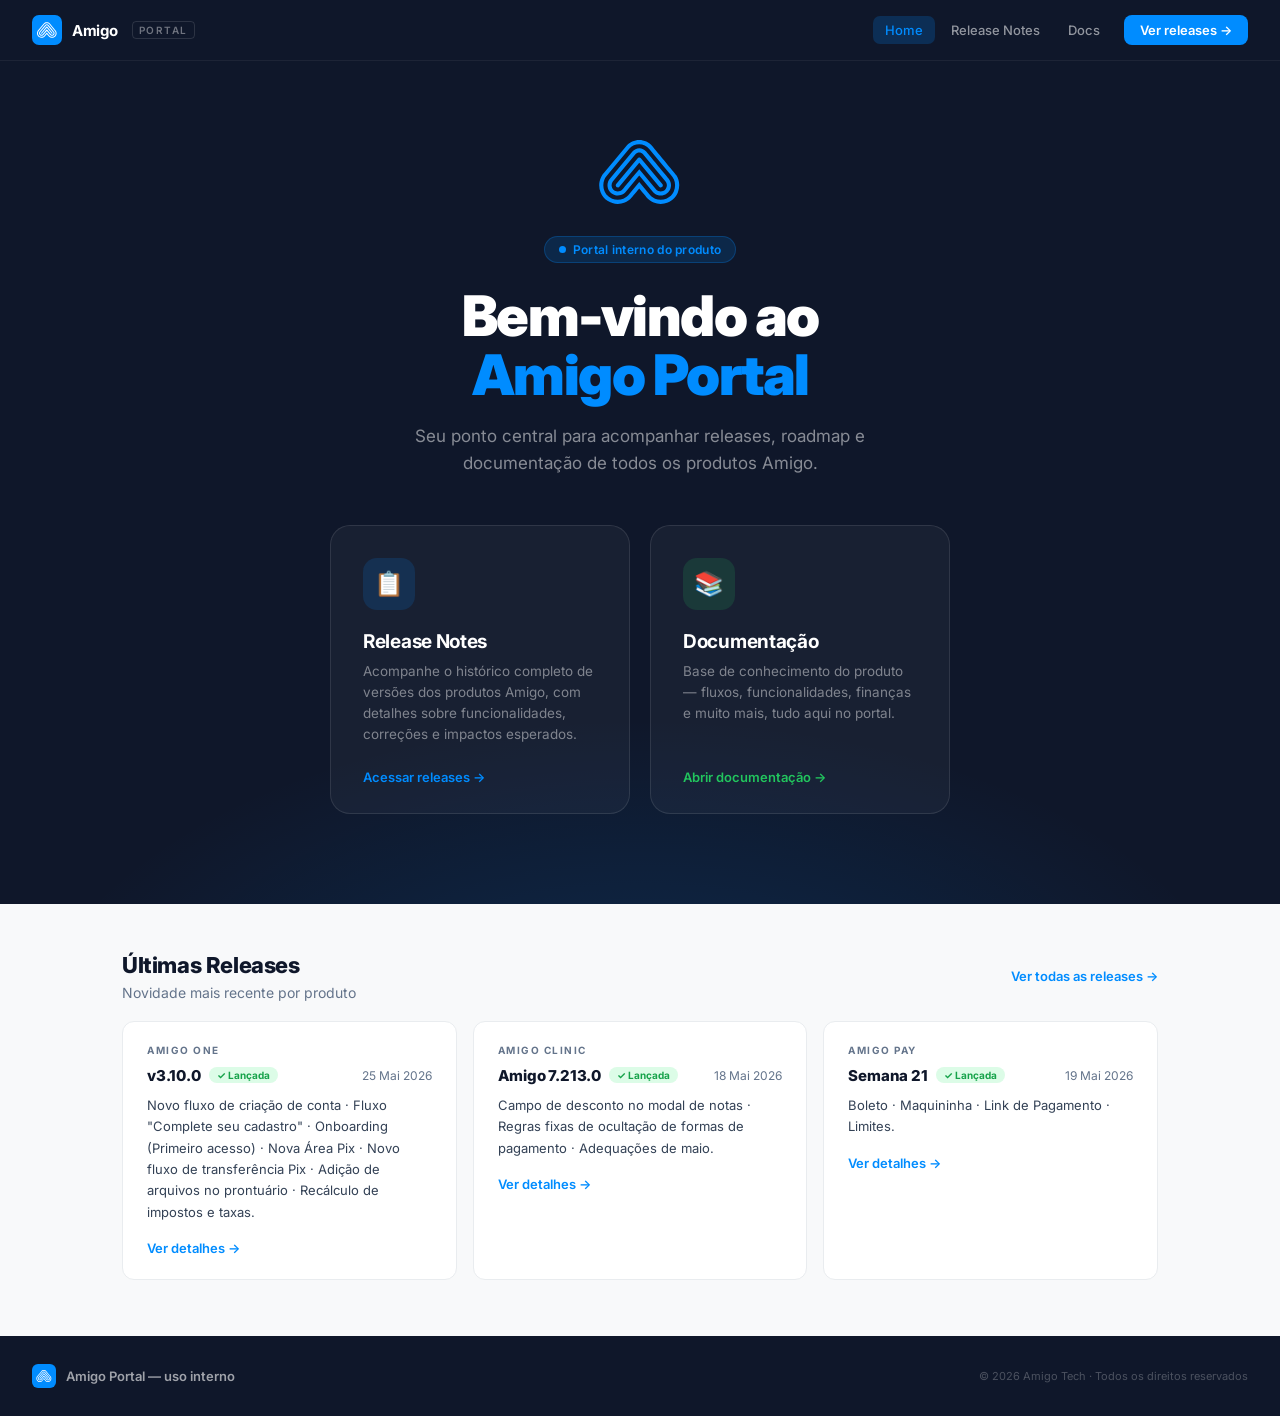
<file: index.html>
<!DOCTYPE html>
<html lang="pt-BR">
<head>
<meta charset="UTF-8">
<meta name="viewport" content="width=device-width, initial-scale=1.0">
<title>Amigo – Portal de Releases</title>
<link href="https://fonts.googleapis.com/css2?family=Inter:wght@400;500;600;700;800;900&display=swap" rel="stylesheet">
<style>
  :root {
    --brand:       #008CFF;
    --brand-dark:  #0070CC;
    --brand-50:    #E6F4FF;
    --brand-100:   #CCE9FF;
    --bg:          #F8F9FA;
    --surface:     #FFFFFF;
    --sidebar-bg:  #0F172A;
    --sidebar-2:   #1E293B;
    --border:      #E9ECEF;
    --text:        #0F172A;
    --text-2:      #334155;
    --text-3:      #64748B;
    --success:     #22C55E;
    --radius:      12px;
    --radius-sm:   8px;
    --radius-lg:   20px;
  }
  * { box-sizing: border-box; margin: 0; padding: 0; }
  html { scroll-behavior: smooth; }
  body {
    font-family: 'Inter', -apple-system, sans-serif;
    -webkit-font-smoothing: antialiased;
    background: var(--bg);
    color: var(--text);
    min-height: 100vh;
  }

  /* ── NAV ── */
  .nav {
    position: sticky; top: 0; z-index: 100;
    background: var(--sidebar-bg);
    display: flex; align-items: center; justify-content: space-between;
    padding: 0 32px;
    height: 60px;
    box-shadow: 0 1px 0 rgba(255,255,255,.06);
  }
  .nav-logo {
    display: flex; align-items: center; gap: 10px;
    text-decoration: none;
  }
  .logo-icon {
    width: 30px; height: 30px;
    background: var(--brand);
    border-radius: 7px;
    display: flex; align-items: center; justify-content: center;
    font-size: 15px; flex-shrink: 0;
  }
  .logo-name { font-size: 15px; font-weight: 700; color: #fff; letter-spacing: -.3px; }
  .logo-badge {
    font-size: 10px; font-weight: 600;
    color: rgba(255,255,255,.4);
    letter-spacing: 1.5px; text-transform: uppercase;
    border: 1px solid rgba(255,255,255,.12);
    border-radius: 4px; padding: 2px 6px;
    margin-left: 4px;
  }
  .nav-links {
    display: flex; gap: 4px; align-items: center;
  }
  .nav-link {
    color: rgba(255,255,255,.55);
    font-size: 13px; font-weight: 500;
    text-decoration: none;
    padding: 6px 12px;
    border-radius: 7px;
    transition: background .15s, color .15s;
  }
  .nav-link:hover { background: rgba(255,255,255,.08); color: #fff; }
  .nav-link.active { background: rgba(0,140,255,.2); color: var(--brand); }
  .nav-cta {
    background: var(--brand);
    color: #fff; font-size: 13px; font-weight: 600;
    text-decoration: none;
    padding: 7px 16px;
    border-radius: 8px;
    transition: background .15s;
    margin-left: 8px;
  }
  .nav-cta:hover { background: var(--brand-dark); }

  /* ── HERO ── */
  .hero {
    background: var(--sidebar-bg);
    padding: 80px 32px 90px;
    text-align: center;
    position: relative;
    overflow: hidden;
  }
  .hero::before {
    content: '';
    position: absolute; inset: 0;
    background: radial-gradient(ellipse 70% 60% at 50% 120%, rgba(0,140,255,.18) 0%, transparent 70%);
    pointer-events: none;
  }
  .hero-eyebrow {
    display: inline-flex; align-items: center; gap: 7px;
    background: rgba(0,140,255,.15);
    border: 1px solid rgba(0,140,255,.25);
    border-radius: 100px;
    padding: 5px 14px;
    font-size: 12px; font-weight: 600;
    color: var(--brand);
    margin-bottom: 24px;
    letter-spacing: .3px;
  }
  .hero-dot {
    width: 7px; height: 7px; border-radius: 50%;
    background: var(--brand);
    animation: blink 2s ease-in-out infinite;
  }
  @keyframes blink { 0%,100% { opacity: 1; } 50% { opacity: .35; } }
  .hero h1 {
    font-size: clamp(32px,5vw,56px);
    font-weight: 900;
    color: #fff;
    letter-spacing: -1.5px;
    line-height: 1.05;
    margin-bottom: 18px;
  }
  .hero h1 span { color: var(--brand); }
  .hero-sub {
    font-size: 17px; font-weight: 400;
    color: rgba(255,255,255,.5);
    max-width: 520px;
    margin: 0 auto 48px;
    line-height: 1.6;
  }

  /* ── ENTRY CARDS ── */
  .entry-cards {
    display: flex; gap: 20px;
    justify-content: center;
    flex-wrap: wrap;
    position: relative; z-index: 1;
  }
  .entry-card {
    background: rgba(255,255,255,.04);
    border: 1px solid rgba(255,255,255,.10);
    border-radius: var(--radius-lg);
    padding: 32px 32px 28px;
    width: 300px;
    text-align: left;
    text-decoration: none;
    color: inherit;
    cursor: pointer;
    transition: background .2s, border-color .2s, transform .2s, box-shadow .2s;
    display: flex; flex-direction: column;
    position: relative; overflow: hidden;
  }
  .entry-card::before {
    content: '';
    position: absolute; top: 0; left: 0; right: 0;
    height: 2px;
    background: var(--card-accent, var(--brand));
    opacity: 0;
    transition: opacity .2s;
  }
  .entry-card:hover {
    background: rgba(255,255,255,.08);
    border-color: rgba(255,255,255,.18);
    transform: translateY(-4px);
    box-shadow: 0 20px 50px -10px rgba(0,0,0,.4);
  }
  .entry-card:hover::before { opacity: 1; }
  .entry-icon {
    width: 52px; height: 52px;
    border-radius: 14px;
    display: flex; align-items: center; justify-content: center;
    font-size: 24px;
    margin-bottom: 20px;
    flex-shrink: 0;
  }
  .entry-card h2 {
    font-size: 19px; font-weight: 700;
    color: #fff; margin-bottom: 8px;
    letter-spacing: -.3px;
  }
  .entry-card p {
    font-size: 13.5px; color: rgba(255,255,255,.45);
    line-height: 1.55; flex: 1;
  }
  .entry-cta {
    display: inline-flex; align-items: center; gap: 6px;
    margin-top: 24px;
    font-size: 13px; font-weight: 600;
    color: var(--card-accent, var(--brand));
    transition: gap .15s;
  }
  .entry-card:hover .entry-cta { gap: 10px; }

  /* ── SECTION WRAPPER ── */
  .section { padding: 64px 32px; max-width: 1100px; margin: 0 auto; }
  .section-header { margin-bottom: 32px; }
  .section-title {
    font-size: 22px; font-weight: 800;
    color: var(--text); letter-spacing: -.4px;
    margin-bottom: 6px;
  }
  .section-desc { font-size: 14px; color: var(--text-3); }

  /* ── QUICK ACCESS ── */
  .quick-grid {
    display: grid;
    grid-template-columns: repeat(auto-fill, minmax(220px, 1fr));
    gap: 14px;
  }
  .quick-card {
    background: var(--surface);
    border: 1px solid var(--border);
    border-radius: var(--radius);
    padding: 18px 18px 16px;
    text-decoration: none;
    color: inherit;
    transition: border-color .15s, box-shadow .15s, transform .15s;
    display: flex; flex-direction: column;
    position: relative; overflow: hidden;
  }
  .quick-card::after {
    content: '';
    position: absolute;
    left: 0; top: 0; bottom: 0;
    width: 3px;
    background: var(--qc-color, var(--brand));
    border-radius: 3px 0 0 3px;
    opacity: 0;
    transition: opacity .15s;
  }
  .quick-card:hover {
    border-color: var(--qc-color, var(--brand));
    box-shadow: 0 4px 20px rgba(0,0,0,.06);
    transform: translateY(-2px);
  }
  .quick-card:hover::after { opacity: 1; }
  .qc-icon {
    font-size: 22px;
    margin-bottom: 10px;
    display: block;
  }
  .qc-name {
    font-size: 13.5px; font-weight: 700;
    color: var(--text); margin-bottom: 4px;
  }
  .qc-desc {
    font-size: 11.5px; color: var(--text-3);
    line-height: 1.5;
  }
  .qc-arrow {
    margin-top: auto; padding-top: 12px;
    font-size: 11px; font-weight: 600;
    color: var(--qc-color, var(--brand));
    display: flex; align-items: center; gap: 4px;
    opacity: 0;
    transform: translateX(-4px);
    transition: opacity .15s, transform .15s;
  }
  .quick-card:hover .qc-arrow { opacity: 1; transform: translateX(0); }

  /* ── RELEASE PREVIEW ── */
  .releases-strip {
    display: flex; gap: 12px; flex-wrap: wrap;
  }
  .release-chip {
    display: flex; align-items: center; gap: 8px;
    background: var(--surface);
    border: 1px solid var(--border);
    border-radius: 100px;
    padding: 7px 14px 7px 10px;
    text-decoration: none;
    color: inherit;
    font-size: 13px; font-weight: 500;
    transition: border-color .15s, box-shadow .15s;
  }
  .release-chip:hover {
    border-color: var(--brand);
    box-shadow: 0 2px 12px rgba(0,140,255,.12);
  }
  .chip-dot {
    width: 8px; height: 8px; border-radius: 50%;
    flex-shrink: 0;
  }
  .chip-dot.released { background: var(--success); }
  .chip-dot.upcoming { background: var(--brand); opacity: .5; }

  /* ── DIVIDER ── */
  .divider {
    height: 1px; background: var(--border);
    margin: 0 32px;
  }

  /* ── FOOTER ── */
  footer {
    background: var(--sidebar-bg);
    padding: 28px 32px;
    display: flex; align-items: center; justify-content: space-between;
    flex-wrap: wrap; gap: 12px;
  }
  .footer-left { display: flex; align-items: center; gap: 10px; }
  .footer-logo { width: 24px; height: 24px; background: var(--brand); border-radius: 6px; display: flex; align-items: center; justify-content: center; font-size: 12px; }
  .footer-name { font-size: 13px; font-weight: 600; color: rgba(255,255,255,.6); }
  .footer-right { font-size: 11px; color: rgba(255,255,255,.25); }

  /* ── ANIMATIONS ── */
  @keyframes fadeUp {
    from { opacity: 0; transform: translateY(20px); }
    to   { opacity: 1; transform: translateY(0); }
  }
  .anim { animation: fadeUp .55s ease both; }
  .anim-d1 { animation-delay: .05s; }
  .anim-d2 { animation-delay: .12s; }
  .anim-d3 { animation-delay: .20s; }
  .anim-d4 { animation-delay: .28s; }
</style>
</head>
<body>

<!-- NAV -->
<nav class="nav">
  <a class="nav-logo" href="index.html">
    <div class="logo-icon">
      <svg width="20" height="16" viewBox="0 0 51 40" fill="none" xmlns="http://www.w3.org/2000/svg">
        <path d="M26.0222 11.3661C25.9017 11.2228 25.7514 11.1076 25.5816 11.0286C25.4119 10.9496 25.227 10.9086 25.0398 10.9086C24.8526 10.9086 24.6676 10.9496 24.4979 11.0286C24.3282 11.1076 24.1778 11.2228 24.0574 11.3661L10.6332 27.5009C10.4135 27.7651 10.3068 28.1052 10.3363 28.4476C10.3659 28.7899 10.5292 29.1068 10.791 29.3295C10.9196 29.4386 11.0686 29.5211 11.2294 29.5722C11.3901 29.6234 11.5594 29.6421 11.7274 29.6275C11.8954 29.6128 12.0589 29.565 12.2084 29.4867C12.3578 29.4085 12.4902 29.3015 12.598 29.1717L25.0398 14.2202L37.4815 29.1717C37.6015 29.3157 37.7518 29.4314 37.9216 29.5107C38.0914 29.59 38.2765 29.631 38.4639 29.6307C38.7148 29.6347 38.9615 29.5654 39.1736 29.4314C39.3858 29.2974 39.5543 29.1045 39.6586 28.8763C39.7628 28.648 39.7982 28.3943 39.7606 28.1462C39.7229 27.8981 39.6137 27.6664 39.4463 27.4794L26.0222 11.3661ZM29.3639 7.21408C28.839 6.58149 28.1816 6.07185 27.4382 5.72118C26.6947 5.37052 25.8833 5.18737 25.0613 5.18467C24.2385 5.18726 23.4265 5.3711 22.6829 5.72309C21.9392 6.07508 21.2822 6.58658 20.7587 7.22124L6.88275 23.8652C5.77833 25.0738 5.16684 26.6525 5.16887 28.2897C5.17285 29.6406 5.60063 30.9562 6.39193 32.0511C7.18323 33.146 8.29816 33.965 9.57959 34.3927C10.861 34.8203 12.2444 34.8351 13.5346 34.4349C14.8249 34.0348 15.9571 33.2398 16.7716 32.162L25.0254 22.2517L33.2004 32.0688C33.9989 33.1762 35.1281 34.0018 36.4254 34.427C37.7228 34.8521 39.1216 34.8549 40.4207 34.4349C41.7197 34.0149 42.8522 33.1938 43.6551 32.0896C44.458 30.9854 44.8901 29.655 44.8892 28.2897C44.8928 26.8716 44.4319 25.4913 43.5769 24.36C43.5338 24.2668 29.3639 7.21408 29.3639 7.21408ZM41.1889 31.0577C40.8309 31.4192 40.4048 31.706 39.9352 31.9018C39.4656 32.0976 38.9619 32.1985 38.4532 32.1985C37.9444 32.1985 37.4407 32.0976 36.9712 31.9018C36.5016 31.706 36.0755 31.4192 35.7174 31.0577L25.0398 18.2072C25.0398 18.2072 14.4123 30.9932 14.3478 31.0577C13.9903 31.4189 13.5649 31.7057 13.0959 31.9014C12.6269 32.0971 12.1238 32.1978 11.6156 32.1978C11.1074 32.1978 10.6043 32.0971 10.1354 31.9014C9.66639 31.7057 9.24088 31.4189 8.88345 31.0577C8.22862 30.3923 7.83108 29.5162 7.76149 28.5852C7.6919 27.6543 7.95479 26.7288 8.50341 25.9735V25.9304L22.659 8.8921C22.9479 8.5331 23.3161 8.24591 23.7347 8.05308C24.1361 7.87304 24.5712 7.78017 25.0111 7.78058C25.4618 7.77736 25.9075 7.87484 26.3156 8.0659C26.7238 8.25696 27.0842 8.53678 27.3704 8.88492L41.2248 25.6006C41.923 26.3414 42.3064 27.3243 42.2943 28.3422C42.2823 29.3601 41.8757 30.3336 41.1602 31.0577H41.1889ZM48.1233 21.886C48.0803 21.7784 33.2506 3.87238 33.2506 3.87238C32.2258 2.63192 30.9339 1.63909 29.4715 0.968107C28.075 0.33332 26.5594 0.00329513 25.0254 1.43252e-05C24.2635 -0.00124499 23.5037 0.0805281 22.7594 0.243848C22.0199 0.409348 21.299 0.649618 20.6081 0.96095C19.1464 1.63633 17.8549 2.63127 16.829 3.87238L3.29724 20.1147C1.70476 21.7619 0.629465 23.8394 0.204037 26.0907C-0.221391 28.3419 0.0216566 30.6685 0.903238 32.7833C1.78482 34.898 3.26632 36.7083 5.16488 37.9907C7.06345 39.2732 9.29599 39.9717 11.5869 40C13.1053 40.0035 14.6095 39.7076 16.0135 39.1293C17.4175 38.551 18.6936 37.7015 19.7691 36.6296C19.9196 36.5005 25.0111 30.3191 25.0111 30.3191C25.0111 30.3191 30.2173 36.5794 30.2962 36.6368C31.3645 37.7058 32.6334 38.5532 34.0302 39.1304C35.4269 39.7075 36.924 40.003 38.4353 40C39.9646 39.9915 41.4773 39.6819 42.887 39.0888C44.2967 38.4958 45.5758 37.6308 46.6512 36.5434C47.7266 35.456 48.5773 34.1674 49.1547 32.7513C49.7321 31.3351 50.025 29.8191 50.0165 28.2897C50.0519 26.0133 49.3942 23.7798 48.1305 21.886H48.1233ZM46.7393 31.8393C46.5164 32.3808 46.2376 32.8976 45.9074 33.3811C45.2663 34.3569 44.4375 35.1954 43.4693 35.848C42.9899 36.1786 42.4781 36.4597 41.9419 36.687C40.8321 37.1602 39.6381 37.4041 38.4317 37.4041C37.2252 37.4041 36.0312 37.1602 34.9214 36.687C34.3852 36.4597 33.8734 36.1786 33.394 35.848C32.9123 35.5214 32.4632 35.1492 32.053 34.7365L30.3392 32.6855L25.0183 26.2746L18.0265 34.6719L17.9692 34.7365C17.5615 35.1491 17.1147 35.5214 16.6353 35.848C16.1544 36.1803 15.6401 36.4615 15.1008 36.687C13.9922 37.16 12.7994 37.4038 11.5941 37.4038C10.3889 37.4038 9.19604 37.16 8.08748 36.687C7.54811 36.4615 7.03378 36.1803 6.55287 35.848C6.07483 35.5195 5.62832 35.1474 5.21907 34.7365C4.80838 34.3211 4.43858 33.8672 4.11475 33.3811C3.78998 32.8943 3.51146 32.3781 3.28288 31.8393C2.34852 29.5676 2.34852 27.019 3.28288 24.7472C3.51143 24.2062 3.78994 23.6876 4.11475 23.1983L4.27249 22.9688L4.37289 22.8613L18.758 5.54322C19.534 4.59696 20.5148 3.83929 21.6264 3.32738C22.6907 2.85023 23.8447 2.60575 25.0111 2.61028C26.2073 2.60995 27.3888 2.87398 28.471 3.38349C29.5533 3.893 30.5095 4.63539 31.2714 5.55756L40.5937 16.8089L44.8103 21.886L45.7784 23.0548L45.8788 23.2055C46.209 23.6915 46.4878 24.2106 46.7106 24.7544C47.179 25.8779 47.4203 27.0832 47.4203 28.3004C47.4203 29.5177 47.179 30.723 46.7106 31.8465" fill="white"/>
      </svg>
    </div>
    <span class="logo-name">Amigo</span>
    <span class="logo-badge">Portal</span>
  </a>
  <div class="nav-links">
    <a class="nav-link active" href="index.html">Home</a>
    <a class="nav-link" href="amigo-release-portal.html">Release Notes</a>
    <a class="nav-link" href="amigo-portal-docs.html">Docs</a>
    <a class="nav-cta" href="amigo-release-portal.html">Ver releases →</a>
  </div>
</nav>

<!-- HERO -->
<section class="hero">
  <!-- Logo marca no hero -->
  <div class="anim anim-d1" style="margin-bottom:28px;">
    <svg width="82" height="64" viewBox="0 0 51 40" fill="none" xmlns="http://www.w3.org/2000/svg">
      <path d="M26.0222 11.3661C25.9017 11.2228 25.7514 11.1076 25.5816 11.0286C25.4119 10.9496 25.227 10.9086 25.0398 10.9086C24.8526 10.9086 24.6676 10.9496 24.4979 11.0286C24.3282 11.1076 24.1778 11.2228 24.0574 11.3661L10.6332 27.5009C10.4135 27.7651 10.3068 28.1052 10.3363 28.4476C10.3659 28.7899 10.5292 29.1068 10.791 29.3295C10.9196 29.4386 11.0686 29.5211 11.2294 29.5722C11.3901 29.6234 11.5594 29.6421 11.7274 29.6275C11.8954 29.6128 12.0589 29.565 12.2084 29.4867C12.3578 29.4085 12.4902 29.3015 12.598 29.1717L25.0398 14.2202L37.4815 29.1717C37.6015 29.3157 37.7518 29.4314 37.9216 29.5107C38.0914 29.59 38.2765 29.631 38.4639 29.6307C38.7148 29.6347 38.9615 29.5654 39.1736 29.4314C39.3858 29.2974 39.5543 29.1045 39.6586 28.8763C39.7628 28.648 39.7982 28.3943 39.7606 28.1462C39.7229 27.8981 39.6137 27.6664 39.4463 27.4794L26.0222 11.3661ZM29.3639 7.21408C28.839 6.58149 28.1816 6.07185 27.4382 5.72118C26.6947 5.37052 25.8833 5.18737 25.0613 5.18467C24.2385 5.18726 23.4265 5.3711 22.6829 5.72309C21.9392 6.07508 21.2822 6.58658 20.7587 7.22124L6.88275 23.8652C5.77833 25.0738 5.16684 26.6525 5.16887 28.2897C5.17285 29.6406 5.60063 30.9562 6.39193 32.0511C7.18323 33.146 8.29816 33.965 9.57959 34.3927C10.861 34.8203 12.2444 34.8351 13.5346 34.4349C14.8249 34.0348 15.9571 33.2398 16.7716 32.162L25.0254 22.2517L33.2004 32.0688C33.9989 33.1762 35.1281 34.0018 36.4254 34.427C37.7228 34.8521 39.1216 34.8549 40.4207 34.4349C41.7197 34.0149 42.8522 33.1938 43.6551 32.0896C44.458 30.9854 44.8901 29.655 44.8892 28.2897C44.8928 26.8716 44.4319 25.4913 43.5769 24.36C43.5338 24.2668 29.3639 7.21408 29.3639 7.21408ZM41.1889 31.0577C40.8309 31.4192 40.4048 31.706 39.9352 31.9018C39.4656 32.0976 38.9619 32.1985 38.4532 32.1985C37.9444 32.1985 37.4407 32.0976 36.9712 31.9018C36.5016 31.706 36.0755 31.4192 35.7174 31.0577L25.0398 18.2072C25.0398 18.2072 14.4123 30.9932 14.3478 31.0577C13.9903 31.4189 13.5649 31.7057 13.0959 31.9014C12.6269 32.0971 12.1238 32.1978 11.6156 32.1978C11.1074 32.1978 10.6043 32.0971 10.1354 31.9014C9.66639 31.7057 9.24088 31.4189 8.88345 31.0577C8.22862 30.3923 7.83108 29.5162 7.76149 28.5852C7.6919 27.6543 7.95479 26.7288 8.50341 25.9735V25.9304L22.659 8.8921C22.9479 8.5331 23.3161 8.24591 23.7347 8.05308C24.1361 7.87304 24.5712 7.78017 25.0111 7.78058C25.4618 7.77736 25.9075 7.87484 26.3156 8.0659C26.7238 8.25696 27.0842 8.53678 27.3704 8.88492L41.2248 25.6006C41.923 26.3414 42.3064 27.3243 42.2943 28.3422C42.2823 29.3601 41.8757 30.3336 41.1602 31.0577H41.1889ZM48.1233 21.886C48.0803 21.7784 33.2506 3.87238 33.2506 3.87238C32.2258 2.63192 30.9339 1.63909 29.4715 0.968107C28.075 0.33332 26.5594 0.00329513 25.0254 1.43252e-05C24.2635 -0.00124499 23.5037 0.0805281 22.7594 0.243848C22.0199 0.409348 21.299 0.649618 20.6081 0.96095C19.1464 1.63633 17.8549 2.63127 16.829 3.87238L3.29724 20.1147C1.70476 21.7619 0.629465 23.8394 0.204037 26.0907C-0.221391 28.3419 0.0216566 30.6685 0.903238 32.7833C1.78482 34.898 3.26632 36.7083 5.16488 37.9907C7.06345 39.2732 9.29599 39.9717 11.5869 40C13.1053 40.0035 14.6095 39.7076 16.0135 39.1293C17.4175 38.551 18.6936 37.7015 19.7691 36.6296C19.9196 36.5005 25.0111 30.3191 25.0111 30.3191C25.0111 30.3191 30.2173 36.5794 30.2962 36.6368C31.3645 37.7058 32.6334 38.5532 34.0302 39.1304C35.4269 39.7075 36.924 40.003 38.4353 40C39.9646 39.9915 41.4773 39.6819 42.887 39.0888C44.2967 38.4958 45.5758 37.6308 46.6512 36.5434C47.7266 35.456 48.5773 34.1674 49.1547 32.7513C49.7321 31.3351 50.025 29.8191 50.0165 28.2897C50.0519 26.0133 49.3942 23.7798 48.1305 21.886H48.1233ZM46.7393 31.8393C46.5164 32.3808 46.2376 32.8976 45.9074 33.3811C45.2663 34.3569 44.4375 35.1954 43.4693 35.848C42.9899 36.1786 42.4781 36.4597 41.9419 36.687C40.8321 37.1602 39.6381 37.4041 38.4317 37.4041C37.2252 37.4041 36.0312 37.1602 34.9214 36.687C34.3852 36.4597 33.8734 36.1786 33.394 35.848C32.9123 35.5214 32.4632 35.1492 32.053 34.7365L30.3392 32.6855L25.0183 26.2746L18.0265 34.6719L17.9692 34.7365C17.5615 35.1491 17.1147 35.5214 16.6353 35.848C16.1544 36.1803 15.6401 36.4615 15.1008 36.687C13.9922 37.16 12.7994 37.4038 11.5941 37.4038C10.3889 37.4038 9.19604 37.16 8.08748 36.687C7.54811 36.4615 7.03378 36.1803 6.55287 35.848C6.07483 35.5195 5.62832 35.1474 5.21907 34.7365C4.80838 34.3211 4.43858 33.8672 4.11475 33.3811C3.78998 32.8943 3.51146 32.3781 3.28288 31.8393C2.34852 29.5676 2.34852 27.019 3.28288 24.7472C3.51143 24.2062 3.78994 23.6876 4.11475 23.1983L4.27249 22.9688L4.37289 22.8613L18.758 5.54322C19.534 4.59696 20.5148 3.83929 21.6264 3.32738C22.6907 2.85023 23.8447 2.60575 25.0111 2.61028C26.2073 2.60995 27.3888 2.87398 28.471 3.38349C29.5533 3.893 30.5095 4.63539 31.2714 5.55756L40.5937 16.8089L44.8103 21.886L45.7784 23.0548L45.8788 23.2055C46.209 23.6915 46.4878 24.2106 46.7106 24.7544C47.179 25.8779 47.4203 27.0832 47.4203 28.3004C47.4203 29.5177 47.179 30.723 46.7106 31.8465" fill="#008CFF"/>
    </svg>
  </div>
  <div class="hero-eyebrow anim anim-d2">
    <span class="hero-dot"></span>
    Portal interno do produto
  </div>
  <h1 class="anim anim-d3">Bem-vindo ao<br><span>Amigo Portal</span></h1>
  <p class="hero-sub anim anim-d4">Seu ponto central para acompanhar releases, roadmap e documentação de todos os produtos Amigo.</p>

  <div class="entry-cards anim" style="animation-delay:.34s;">
    <!-- Release Notes -->
    <a class="entry-card" href="amigo-release-portal.html" style="--card-accent: #008CFF;">
      <div class="entry-icon" style="background: rgba(0,140,255,.15);">📋</div>
      <h2>Release Notes</h2>
      <p>Acompanhe o histórico completo de versões dos produtos Amigo, com detalhes sobre funcionalidades, correções e impactos esperados.</p>
      <span class="entry-cta">Acessar releases →</span>
    </a>

    <!-- Documentação -->
    <a class="entry-card" href="amigo-portal-docs.html" style="--card-accent: #22C55E;">
      <div class="entry-icon" style="background: rgba(34,197,94,.15);">📚</div>
      <h2>Documentação</h2>
      <p>Base de conhecimento do produto — fluxos, funcionalidades, finanças e muito mais, tudo aqui no portal.</p>
      <span class="entry-cta" style="color: #22C55E;">Abrir documentação →</span>
    </a>

  </div>
</section>

<!-- DOCUMENTATION COLLECTIONS — oculto até ser configurado -->
<div class="section" id="docs-section" style="display:none;">
  <div class="section-header" style="display:flex; align-items:flex-start; justify-content:space-between; flex-wrap:wrap; gap:12px;">
    <div>
      <div class="section-title">Documentação Amigo</div>
      <div class="section-desc">Bases de conhecimento do produto no Outline. Clique para acessar cada área.</div>
    </div>
    <a href="https://outline.amigo.zone" target="_blank" style="font-size:13px; font-weight:600; color:var(--brand); text-decoration:none; white-space:nowrap;">Ver tudo no Outline →</a>
  </div>
  <div class="quick-grid">

    <a class="quick-card" href="https://outline.amigo.zone/collection/amigo-flow-6pYgr6Tw3U" target="_blank" style="--qc-color: #42DED1;">
      <span class="qc-icon">🌊</span>
      <div class="qc-name">Amigo Flow</div>
      <div class="qc-desc">Fluxos, processos e jornadas dos produtos Amigo.</div>
      <div class="qc-arrow">Ver coleção →</div>
    </a>

    <a class="quick-card" href="https://outline.amigo.zone/collection/pay-hlLBnhPVjo" target="_blank" style="--qc-color: #00D084;">
      <span class="qc-icon">💳</span>
      <div class="qc-name">Pay</div>
      <div class="qc-desc">Conta Bancária, Maquininha, Link de Pagamento e Dock.</div>
      <div class="qc-arrow">Ver coleção →</div>
    </a>

    <a class="quick-card" href="https://outline.amigo.zone/collection/product-design-Q9ExkyiDzY" target="_blank" style="--qc-color: #0366D6;">
      <span class="qc-icon">✨</span>
      <div class="qc-name">Product Design</div>
      <div class="qc-desc">Design system, padrões visuais e guias do produto.</div>
      <div class="qc-arrow">Ver coleção →</div>
    </a>

    <a class="quick-card" href="https://outline.amigo.zone/collection/suporte-Ml40fjm3kA" target="_blank" style="--qc-color: #334155;">
      <span class="qc-icon">🛟</span>
      <div class="qc-name">Suporte</div>
      <div class="qc-desc">Guias e referências do time de suporte Amigo.</div>
      <div class="qc-arrow">Ver coleção →</div>
    </a>

    <a class="quick-card" href="https://outline.amigo.zone/collection/conexao-amigo-w39c3p8Alh" target="_blank" style="--qc-color: #0366D6;">
      <span class="qc-icon">📡</span>
      <div class="qc-name">Conexão Amigo</div>
      <div class="qc-desc">Integrações e conexões externas do ecossistema Amigo.</div>
      <div class="qc-arrow">Ver coleção →</div>
    </a>

    <a class="quick-card" href="https://outline.amigo.zone/collection/tech-fstvMWuteP" target="_blank" style="--qc-color: #008CFF;">
      <span class="qc-icon">💻</span>
      <div class="qc-name">Tech</div>
      <div class="qc-desc">App, QA, deploys e referências técnicas dos times Amigo.</div>
      <div class="qc-arrow">Ver coleção →</div>
    </a>

  </div>
</div>

<!-- divider oculto junto com docs section -->

<!-- LATEST RELEASES -->
<div class="section" style="padding-top: 48px; padding-bottom: 56px;">
  <div class="section-header" style="display:flex; align-items:center; justify-content:space-between; margin-bottom: 20px;">
    <div>
      <div class="section-title">Últimas Releases</div>
      <div class="section-desc">Novidade mais recente por produto</div>
    </div>
    <a href="amigo-release-portal.html" style="font-size:13px; font-weight:600; color:var(--brand); text-decoration:none;">Ver todas as releases →</a>
  </div>
  <div style="display:grid; grid-template-columns:repeat(3,1fr); gap:16px;">

    <!-- Amigo One -->
    <a href="amigo-release-portal.html?product=one" style="display:block; background:var(--surface); border:1px solid var(--border); border-radius:var(--radius); padding:22px 24px; text-decoration:none; color:inherit; transition:box-shadow .2s, border-color .2s;" onmouseover="this.style.boxShadow='0 4px 20px rgba(0,140,255,.1)';this.style.borderColor='var(--brand)'" onmouseout="this.style.boxShadow='';this.style.borderColor='var(--border)'">
      <div style="font-size:10px; font-weight:700; letter-spacing:1.5px; text-transform:uppercase; color:var(--text-3); margin-bottom:10px;">Amigo One</div>
      <div style="display:flex; align-items:center; gap:8px; margin-bottom:10px; flex-wrap:wrap;">
        <span style="font-size:15px; font-weight:800; color:var(--text); letter-spacing:-.2px;">v3.10.0</span>
        <span style="font-size:10px; font-weight:700; padding:2px 8px; border-radius:20px; background:#dcfce7; color:#16a34a;">✓ Lançada</span>
        <span style="font-size:12px; color:var(--text-3); margin-left:auto;">25 Mai 2026</span>
      </div>
      <p style="font-size:13px; color:var(--text-2); line-height:1.65; margin-bottom:14px;">Novo fluxo de criação de conta · Fluxo "Complete seu cadastro" · Onboarding (Primeiro acesso) · Nova Área Pix · Novo fluxo de transferência Pix · Adição de arquivos no prontuário · Recálculo de impostos e taxas.</p>
      <span style="font-size:13px; font-weight:600; color:var(--brand);">Ver detalhes →</span>
    </a>

    <!-- Amigo Clinic -->
    <a href="amigo-release-portal.html?product=clinic" style="display:block; background:var(--surface); border:1px solid var(--border); border-radius:var(--radius); padding:22px 24px; text-decoration:none; color:inherit; transition:box-shadow .2s, border-color .2s;" onmouseover="this.style.boxShadow='0 4px 20px rgba(0,140,255,.1)';this.style.borderColor='var(--brand)'" onmouseout="this.style.boxShadow='';this.style.borderColor='var(--border)'">
      <div style="font-size:10px; font-weight:700; letter-spacing:1.5px; text-transform:uppercase; color:var(--text-3); margin-bottom:10px;">Amigo Clinic</div>
      <div style="display:flex; align-items:center; gap:8px; margin-bottom:10px; flex-wrap:wrap;">
        <span style="font-size:15px; font-weight:800; color:var(--text); letter-spacing:-.2px;">Amigo 7.213.0</span>
        <span style="font-size:10px; font-weight:700; padding:2px 8px; border-radius:20px; background:#dcfce7; color:#16a34a;">✓ Lançada</span>
        <span style="font-size:12px; color:var(--text-3); margin-left:auto;">18 Mai 2026</span>
      </div>
      <p style="font-size:13px; color:var(--text-2); line-height:1.65; margin-bottom:14px;">Campo de desconto no modal de notas · Regras fixas de ocultação de formas de pagamento · Adequações de maio.</p>
      <span style="font-size:13px; font-weight:600; color:var(--brand);">Ver detalhes →</span>
    </a>

    <!-- Amigo Pay -->
    <a href="amigo-release-portal.html?product=pay" style="display:block; background:var(--surface); border:1px solid var(--border); border-radius:var(--radius); padding:22px 24px; text-decoration:none; color:inherit; transition:box-shadow .2s, border-color .2s;" onmouseover="this.style.boxShadow='0 4px 20px rgba(0,140,255,.1)';this.style.borderColor='var(--brand)'" onmouseout="this.style.boxShadow='';this.style.borderColor='var(--border)'">
      <div style="font-size:10px; font-weight:700; letter-spacing:1.5px; text-transform:uppercase; color:var(--text-3); margin-bottom:10px;">Amigo Pay</div>
      <div style="display:flex; align-items:center; gap:8px; margin-bottom:10px; flex-wrap:wrap;">
        <span style="font-size:15px; font-weight:800; color:var(--text); letter-spacing:-.2px;">Semana 21</span>
        <span style="font-size:10px; font-weight:700; padding:2px 8px; border-radius:20px; background:#dcfce7; color:#16a34a;">✓ Lançada</span>
        <span style="font-size:12px; color:var(--text-3); margin-left:auto;">19 Mai 2026</span>
      </div>
      <p style="font-size:13px; color:var(--text-2); line-height:1.65; margin-bottom:14px;">Boleto · Maquininha · Link de Pagamento · Limites.</p>
      <span style="font-size:13px; font-weight:600; color:var(--brand);">Ver detalhes →</span>
    </a>

  </div>
</div>

<!-- FOOTER -->
<footer>
  <div class="footer-left">
    <div class="footer-logo">
      <svg width="16" height="12" viewBox="0 0 51 40" fill="none" xmlns="http://www.w3.org/2000/svg">
        <path d="M26.0222 11.3661C25.9017 11.2228 25.7514 11.1076 25.5816 11.0286C25.4119 10.9496 25.227 10.9086 25.0398 10.9086C24.8526 10.9086 24.6676 10.9496 24.4979 11.0286C24.3282 11.1076 24.1778 11.2228 24.0574 11.3661L10.6332 27.5009C10.4135 27.7651 10.3068 28.1052 10.3363 28.4476C10.3659 28.7899 10.5292 29.1068 10.791 29.3295C10.9196 29.4386 11.0686 29.5211 11.2294 29.5722C11.3901 29.6234 11.5594 29.6421 11.7274 29.6275C11.8954 29.6128 12.0589 29.565 12.2084 29.4867C12.3578 29.4085 12.4902 29.3015 12.598 29.1717L25.0398 14.2202L37.4815 29.1717C37.6015 29.3157 37.7518 29.4314 37.9216 29.5107C38.0914 29.59 38.2765 29.631 38.4639 29.6307C38.7148 29.6347 38.9615 29.5654 39.1736 29.4314C39.3858 29.2974 39.5543 29.1045 39.6586 28.8763C39.7628 28.648 39.7982 28.3943 39.7606 28.1462C39.7229 27.8981 39.6137 27.6664 39.4463 27.4794L26.0222 11.3661ZM29.3639 7.21408C28.839 6.58149 28.1816 6.07185 27.4382 5.72118C26.6947 5.37052 25.8833 5.18737 25.0613 5.18467C24.2385 5.18726 23.4265 5.3711 22.6829 5.72309C21.9392 6.07508 21.2822 6.58658 20.7587 7.22124L6.88275 23.8652C5.77833 25.0738 5.16684 26.6525 5.16887 28.2897C5.17285 29.6406 5.60063 30.9562 6.39193 32.0511C7.18323 33.146 8.29816 33.965 9.57959 34.3927C10.861 34.8203 12.2444 34.8351 13.5346 34.4349C14.8249 34.0348 15.9571 33.2398 16.7716 32.162L25.0254 22.2517L33.2004 32.0688C33.9989 33.1762 35.1281 34.0018 36.4254 34.427C37.7228 34.8521 39.1216 34.8549 40.4207 34.4349C41.7197 34.0149 42.8522 33.1938 43.6551 32.0896C44.458 30.9854 44.8901 29.655 44.8892 28.2897C44.8928 26.8716 44.4319 25.4913 43.5769 24.36C43.5338 24.2668 29.3639 7.21408 29.3639 7.21408ZM41.1889 31.0577C40.8309 31.4192 40.4048 31.706 39.9352 31.9018C39.4656 32.0976 38.9619 32.1985 38.4532 32.1985C37.9444 32.1985 37.4407 32.0976 36.9712 31.9018C36.5016 31.706 36.0755 31.4192 35.7174 31.0577L25.0398 18.2072C25.0398 18.2072 14.4123 30.9932 14.3478 31.0577C13.9903 31.4189 13.5649 31.7057 13.0959 31.9014C12.6269 32.0971 12.1238 32.1978 11.6156 32.1978C11.1074 32.1978 10.6043 32.0971 10.1354 31.9014C9.66639 31.7057 9.24088 31.4189 8.88345 31.0577C8.22862 30.3923 7.83108 29.5162 7.76149 28.5852C7.6919 27.6543 7.95479 26.7288 8.50341 25.9735V25.9304L22.659 8.8921C22.9479 8.5331 23.3161 8.24591 23.7347 8.05308C24.1361 7.87304 24.5712 7.78017 25.0111 7.78058C25.4618 7.77736 25.9075 7.87484 26.3156 8.0659C26.7238 8.25696 27.0842 8.53678 27.3704 8.88492L41.2248 25.6006C41.923 26.3414 42.3064 27.3243 42.2943 28.3422C42.2823 29.3601 41.8757 30.3336 41.1602 31.0577H41.1889ZM48.1233 21.886C48.0803 21.7784 33.2506 3.87238 33.2506 3.87238C32.2258 2.63192 30.9339 1.63909 29.4715 0.968107C28.075 0.33332 26.5594 0.00329513 25.0254 1.43252e-05C24.2635 -0.00124499 23.5037 0.0805281 22.7594 0.243848C22.0199 0.409348 21.299 0.649618 20.6081 0.96095C19.1464 1.63633 17.8549 2.63127 16.829 3.87238L3.29724 20.1147C1.70476 21.7619 0.629465 23.8394 0.204037 26.0907C-0.221391 28.3419 0.0216566 30.6685 0.903238 32.7833C1.78482 34.898 3.26632 36.7083 5.16488 37.9907C7.06345 39.2732 9.29599 39.9717 11.5869 40C13.1053 40.0035 14.6095 39.7076 16.0135 39.1293C17.4175 38.551 18.6936 37.7015 19.7691 36.6296C19.9196 36.5005 25.0111 30.3191 25.0111 30.3191C25.0111 30.3191 30.2173 36.5794 30.2962 36.6368C31.3645 37.7058 32.6334 38.5532 34.0302 39.1304C35.4269 39.7075 36.924 40.003 38.4353 40C39.9646 39.9915 41.4773 39.6819 42.887 39.0888C44.2967 38.4958 45.5758 37.6308 46.6512 36.5434C47.7266 35.456 48.5773 34.1674 49.1547 32.7513C49.7321 31.3351 50.025 29.8191 50.0165 28.2897C50.0519 26.0133 49.3942 23.7798 48.1305 21.886H48.1233ZM46.7393 31.8393C46.5164 32.3808 46.2376 32.8976 45.9074 33.3811C45.2663 34.3569 44.4375 35.1954 43.4693 35.848C42.9899 36.1786 42.4781 36.4597 41.9419 36.687C40.8321 37.1602 39.6381 37.4041 38.4317 37.4041C37.2252 37.4041 36.0312 37.1602 34.9214 36.687C34.3852 36.4597 33.8734 36.1786 33.394 35.848C32.9123 35.5214 32.4632 35.1492 32.053 34.7365L30.3392 32.6855L25.0183 26.2746L18.0265 34.6719L17.9692 34.7365C17.5615 35.1491 17.1147 35.5214 16.6353 35.848C16.1544 36.1803 15.6401 36.4615 15.1008 36.687C13.9922 37.16 12.7994 37.4038 11.5941 37.4038C10.3889 37.4038 9.19604 37.16 8.08748 36.687C7.54811 36.4615 7.03378 36.1803 6.55287 35.848C6.07483 35.5195 5.62832 35.1474 5.21907 34.7365C4.80838 34.3211 4.43858 33.8672 4.11475 33.3811C3.78998 32.8943 3.51146 32.3781 3.28288 31.8393C2.34852 29.5676 2.34852 27.019 3.28288 24.7472C3.51143 24.2062 3.78994 23.6876 4.11475 23.1983L4.27249 22.9688L4.37289 22.8613L18.758 5.54322C19.534 4.59696 20.5148 3.83929 21.6264 3.32738C22.6907 2.85023 23.8447 2.60575 25.0111 2.61028C26.2073 2.60995 27.3888 2.87398 28.471 3.38349C29.5533 3.893 30.5095 4.63539 31.2714 5.55756L40.5937 16.8089L44.8103 21.886L45.7784 23.0548L45.8788 23.2055C46.209 23.6915 46.4878 24.2106 46.7106 24.7544C47.179 25.8779 47.4203 27.0832 47.4203 28.3004C47.4203 29.5177 47.179 30.723 46.7106 31.8465" fill="white"/>
      </svg>
    </div>
    <span class="footer-name">Amigo Portal — uso interno</span>
  </div>
  <div class="footer-right">© 2026 Amigo Tech · Todos os direitos reservados</div>
</footer>

</body>
</html>
</file>
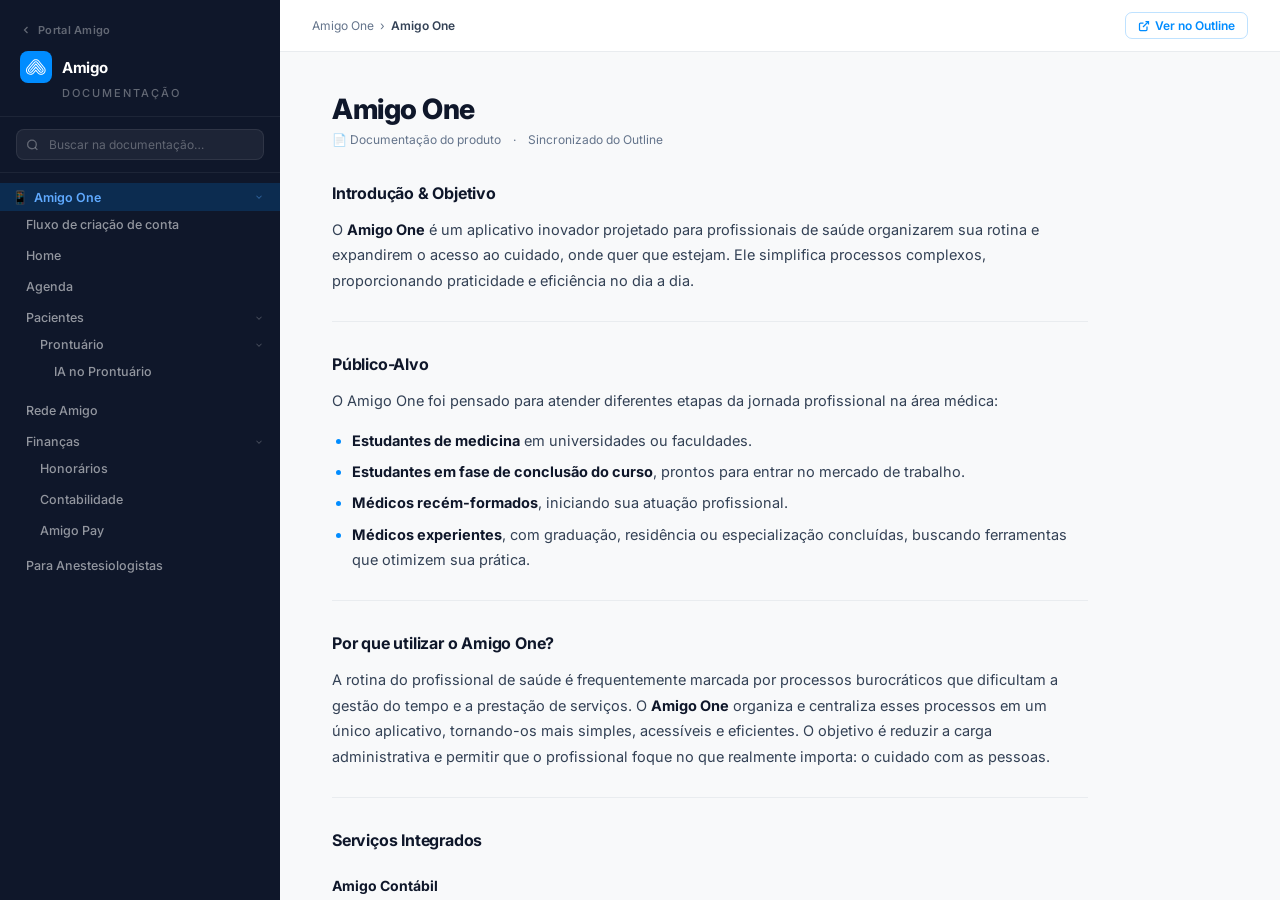
<file: amigo-portal-docs.html>
<!DOCTYPE html>
<html lang="pt-BR">
<head>
<meta charset="UTF-8">
<meta name="viewport" content="width=device-width, initial-scale=1.0">
<title>Amigo – Documentação</title>
<link href="https://fonts.googleapis.com/css2?family=Inter:wght@400;500;600;700;800&display=swap" rel="stylesheet">
<style>
:root {
  --brand: #008CFF; --brand-dark: #0070CC;
  --bg: #F8F9FA; --surface: #FFFFFF;
  --sidebar-bg: #0F172A; --sidebar-2: #1E293B; --sidebar-3: #334155;
  --border: #E9ECEF; --text: #0F172A; --text-2: #334155; --text-3: #64748B;
  --success: #22C55E; --radius: 12px; --radius-sm: 8px;
}
* { box-sizing: border-box; margin: 0; padding: 0; }
html, body { height: 100%; overflow: hidden; }
body { font-family: 'Inter', -apple-system, sans-serif; -webkit-font-smoothing: antialiased; background: var(--bg); color: var(--text); display: flex; }

/* ── SIDEBAR ── */
.sidebar { width: 280px; flex-shrink: 0; background: var(--sidebar-bg); display: flex; flex-direction: column; height: 100vh; z-index: 10; }
.sidebar-header { padding: 20px 20px 16px; border-bottom: 1px solid rgba(255,255,255,.06); }
.back-link { display: inline-flex; align-items: center; gap: 6px; font-size: 11px; font-weight: 600; color: rgba(255,255,255,.35); text-decoration: none; letter-spacing: .3px; margin-bottom: 14px; transition: color .15s; }
.back-link:hover { color: rgba(255,255,255,.7); }
.sidebar-logo { display: flex; align-items: center; gap: 10px; margin-bottom: 3px; }
.logo-icon { width: 32px; height: 32px; background: var(--brand); border-radius: 8px; display: flex; align-items: center; justify-content: center; flex-shrink: 0; }
.logo-name { font-size: 15px; font-weight: 700; color: #fff; letter-spacing: -.3px; }
.sidebar-subtitle { font-size: 11px; color: rgba(255,255,255,.35); font-weight: 500; letter-spacing: 2px; text-transform: uppercase; padding-left: 42px; }
.sidebar-search { padding: 12px 16px; border-bottom: 1px solid rgba(255,255,255,.06); }
.search-wrap { position: relative; }
.search-wrap svg { position: absolute; left: 10px; top: 50%; transform: translateY(-50%); color: rgba(255,255,255,.3); }
.search-input { width: 100%; background: rgba(255,255,255,.06); border: 1px solid rgba(255,255,255,.08); border-radius: 8px; padding: 7px 10px 7px 32px; font-size: 12px; color: #fff; outline: none; font-family: inherit; transition: border-color .2s; }
.search-input::placeholder { color: rgba(255,255,255,.3); }
.search-input:focus { border-color: rgba(0,140,255,.5); }
.sidebar-tree { flex: 1; overflow-y: auto; padding: 10px 0 20px; }
.sidebar-tree::-webkit-scrollbar { width: 4px; }
.sidebar-tree::-webkit-scrollbar-thumb { background: rgba(255,255,255,.1); border-radius: 4px; }
.tree-group { margin-bottom: 4px; }
.tree-item { display: flex; align-items: center; gap: 6px; padding: 6px 16px 6px 12px; font-size: 12.5px; font-weight: 500; color: rgba(255,255,255,.55); cursor: pointer; transition: background .12s, color .12s; border-radius: 0; user-select: none; }
.tree-item:hover { background: rgba(255,255,255,.05); color: rgba(255,255,255,.85); }
.tree-item.active { background: rgba(0,140,255,.18); color: #60AAFF; font-weight: 600; }
.tree-item .ti-chevron { margin-left: auto; transition: transform .2s; flex-shrink: 0; opacity: .4; }
.tree-item.open .ti-chevron { transform: rotate(90deg); }
.tree-item .ti-indent { flex-shrink: 0; }
.tree-children { overflow: hidden; max-height: 0; transition: max-height .3s ease; }
.tree-children.open { max-height: 1000px; }

/* ── MAIN ── */
.main { flex: 1; display: flex; flex-direction: column; height: 100vh; overflow: hidden; }
.topbar { height: 52px; background: var(--surface); border-bottom: 1px solid var(--border); display: flex; align-items: center; padding: 0 32px; gap: 12px; flex-shrink: 0; }
.breadcrumb { display: flex; align-items: center; gap: 6px; font-size: 12px; color: var(--text-3); }
.breadcrumb span { color: var(--text-3); }
.breadcrumb .bc-current { color: var(--text-2); font-weight: 600; }
.topbar-actions { margin-left: auto; display: flex; gap: 8px; }
.outline-link { display: inline-flex; align-items: center; gap: 5px; font-size: 12px; font-weight: 600; color: var(--brand); text-decoration: none; padding: 5px 12px; border: 1px solid rgba(0,140,255,.25); border-radius: 7px; transition: background .15s; }
.outline-link:hover { background: rgba(0,140,255,.07); }

.content-area { flex: 1; overflow-y: auto; padding: 40px 52px 60px; max-width: 860px; }
.content-area::-webkit-scrollbar { width: 6px; }
.content-area::-webkit-scrollbar-thumb { background: var(--border); border-radius: 4px; }

/* ── DOC CONTENT ── */
.doc-title { font-size: 28px; font-weight: 800; color: var(--text); letter-spacing: -.5px; margin-bottom: 6px; }
.doc-meta { font-size: 12px; color: var(--text-3); margin-bottom: 32px; display: flex; align-items: center; gap: 12px; }
.doc-meta span { display: flex; align-items: center; gap: 4px; }
.doc-body { font-size: 14.5px; line-height: 1.75; color: var(--text-2); }
.doc-body h2 { font-size: 20px; font-weight: 700; color: var(--text); letter-spacing: -.3px; margin: 36px 0 12px; padding-bottom: 8px; border-bottom: 1px solid var(--border); }
.doc-body h3 { font-size: 16px; font-weight: 700; color: var(--text); letter-spacing: -.2px; margin: 28px 0 10px; }
.doc-body h4 { font-size: 14px; font-weight: 700; color: var(--text); margin: 20px 0 8px; }
.doc-body p { margin-bottom: 14px; }
.doc-body ul, .doc-body ol { padding-left: 20px; margin-bottom: 14px; }
.doc-body li { margin-bottom: 6px; }
.doc-body li::marker { color: var(--brand); }
.doc-body hr { border: none; border-top: 1px solid var(--border); margin: 28px 0; }
.doc-body strong { font-weight: 700; color: var(--text); }
.doc-body em { font-style: italic; }
.doc-body blockquote { border-left: 3px solid var(--brand); padding: 10px 16px; background: #F0F7FF; border-radius: 0 8px 8px 0; margin: 16px 0; font-size: 13.5px; color: var(--text-2); }
.doc-body a { color: var(--brand); text-decoration: none; }
.doc-body a:hover { text-decoration: underline; }
.doc-wip { display: flex; flex-direction: column; align-items: center; justify-content: center; padding: 60px 20px; text-align: center; gap: 12px; }
.doc-wip-icon { font-size: 40px; }
.doc-wip-title { font-size: 16px; font-weight: 700; color: var(--text-2); }
.doc-wip-sub { font-size: 13px; color: var(--text-3); }

/* ── SEARCH HIGHLIGHT ── */
.hi { background: rgba(0,140,255,.15); border-radius: 2px; }
</style>
</head>
<body>

<aside class="sidebar">
  <div class="sidebar-header">
    <a class="back-link" href="index.html">
      <svg width="12" height="12" viewBox="0 0 24 24" fill="none" stroke="currentColor" stroke-width="2.5"><path d="m15 18-6-6 6-6"/></svg>
      Portal Amigo
    </a>
    <div class="sidebar-logo">
      <div class="logo-icon">
        <svg width="20" height="16" viewBox="0 0 51 40" fill="none" xmlns="http://www.w3.org/2000/svg">
          <path d="M26.0222 11.3661C25.9017 11.2228 25.7514 11.1076 25.5816 11.0286C25.4119 10.9496 25.227 10.9086 25.0398 10.9086C24.8526 10.9086 24.6676 10.9496 24.4979 11.0286C24.3282 11.1076 24.1778 11.2228 24.0574 11.3661L10.6332 27.5009C10.4135 27.7651 10.3068 28.1052 10.3363 28.4476C10.3659 28.7899 10.5292 29.1068 10.791 29.3295C10.9196 29.4386 11.0686 29.5211 11.2294 29.5722C11.3901 29.6234 11.5594 29.6421 11.7274 29.6275C11.8954 29.6128 12.0589 29.565 12.2084 29.4867C12.3578 29.4085 12.4902 29.3015 12.598 29.1717L25.0398 14.2202L37.4815 29.1717C37.6015 29.3157 37.7518 29.4314 37.9216 29.5107C38.0914 29.59 38.2765 29.631 38.4639 29.6307C38.7148 29.6347 38.9615 29.5654 39.1736 29.4314C39.3858 29.2974 39.5543 29.1045 39.6586 28.8763C39.7628 28.648 39.7982 28.3943 39.7606 28.1462C39.7229 27.8981 39.6137 27.6664 39.4463 27.4794L26.0222 11.3661ZM29.3639 7.21408C28.839 6.58149 28.1816 6.07185 27.4382 5.72118C26.6947 5.37052 25.8833 5.18737 25.0613 5.18467C24.2385 5.18726 23.4265 5.3711 22.6829 5.72309C21.9392 6.07508 21.2822 6.58658 20.7587 7.22124L6.88275 23.8652C5.77833 25.0738 5.16684 26.6525 5.16887 28.2897C5.17285 29.6406 5.60063 30.9562 6.39193 32.0511C7.18323 33.146 8.29816 33.965 9.57959 34.3927C10.861 34.8203 12.2444 34.8351 13.5346 34.4349C14.8249 34.0348 15.9571 33.2398 16.7716 32.162L25.0254 22.2517L33.2004 32.0688C33.9989 33.1762 35.1281 34.0018 36.4254 34.427C37.7228 34.8521 39.1216 34.8549 40.4207 34.4349C41.7197 34.0149 42.8522 33.1938 43.6551 32.0896C44.458 30.9854 44.8901 29.655 44.8892 28.2897C44.8928 26.8716 44.4319 25.4913 43.5769 24.36C43.5338 24.2668 29.3639 7.21408 29.3639 7.21408ZM41.1889 31.0577C40.8309 31.4192 40.4048 31.706 39.9352 31.9018C39.4656 32.0976 38.9619 32.1985 38.4532 32.1985C37.9444 32.1985 37.4407 32.0976 36.9712 31.9018C36.5016 31.706 36.0755 31.4192 35.7174 31.0577L25.0398 18.2072C25.0398 18.2072 14.4123 30.9932 14.3478 31.0577C13.9903 31.4189 13.5649 31.7057 13.0959 31.9014C12.6269 32.0971 12.1238 32.1978 11.6156 32.1978C11.1074 32.1978 10.6043 32.0971 10.1354 31.9014C9.66639 31.7057 9.24088 31.4189 8.88345 31.0577C8.22862 30.3923 7.83108 29.5162 7.76149 28.5852C7.6919 27.6543 7.95479 26.7288 8.50341 25.9735V25.9304L22.659 8.8921C22.9479 8.5331 23.3161 8.24591 23.7347 8.05308C24.1361 7.87304 24.5712 7.78017 25.0111 7.78058C25.4618 7.77736 25.9075 7.87484 26.3156 8.0659C26.7238 8.25696 27.0842 8.53678 27.3704 8.88492L41.2248 25.6006C41.923 26.3414 42.3064 27.3243 42.2943 28.3422C42.2823 29.3601 41.8757 30.3336 41.1602 31.0577H41.1889ZM48.1233 21.886C48.0803 21.7784 33.2506 3.87238 33.2506 3.87238C32.2258 2.63192 30.9339 1.63909 29.4715 0.968107C28.075 0.33332 26.5594 0.00329513 25.0254 1.43252e-05C24.2635 -0.00124499 23.5037 0.0805281 22.7594 0.243848C22.0199 0.409348 21.299 0.649618 20.6081 0.96095C19.1464 1.63633 17.8549 2.63127 16.829 3.87238L3.29724 20.1147C1.70476 21.7619 0.629465 23.8394 0.204037 26.0907C-0.221391 28.3419 0.0216566 30.6685 0.903238 32.7833C1.78482 34.898 3.26632 36.7083 5.16488 37.9907C7.06345 39.2732 9.29599 39.9717 11.5869 40C13.1053 40.0035 14.6095 39.7076 16.0135 39.1293C17.4175 38.551 18.6936 37.7015 19.7691 36.6296C19.9196 36.5005 25.0111 30.3191 25.0111 30.3191C25.0111 30.3191 30.2173 36.5794 30.2962 36.6368C31.3645 37.7058 32.6334 38.5532 34.0302 39.1304C35.4269 39.7075 36.924 40.003 38.4353 40C39.9646 39.9915 41.4773 39.6819 42.887 39.0888C44.2967 38.4958 45.5758 37.6308 46.6512 36.5434C47.7266 35.456 48.5773 34.1674 49.1547 32.7513C49.7321 31.3351 50.025 29.8191 50.0165 28.2897C50.0519 26.0133 49.3942 23.7798 48.1305 21.886H48.1233ZM46.7393 31.8393C46.5164 32.3808 46.2376 32.8976 45.9074 33.3811C45.2663 34.3569 44.4375 35.1954 43.4693 35.848C42.9899 36.1786 42.4781 36.4597 41.9419 36.687C40.8321 37.1602 39.6381 37.4041 38.4317 37.4041C37.2252 37.4041 36.0312 37.1602 34.9214 36.687C34.3852 36.4597 33.8734 36.1786 33.394 35.848C32.9123 35.5214 32.4632 35.1492 32.053 34.7365L30.3392 32.6855L25.0183 26.2746L18.0265 34.6719L17.9692 34.7365C17.5615 35.1491 17.1147 35.5214 16.6353 35.848C16.1544 36.1803 15.6401 36.4615 15.1008 36.687C13.9922 37.16 12.7994 37.4038 11.5941 37.4038C10.3889 37.4038 9.19604 37.16 8.08748 36.687C7.54811 36.4615 7.03378 36.1803 6.55287 35.848C6.07483 35.5195 5.62832 35.1474 5.21907 34.7365C4.80838 34.3211 4.43858 33.8672 4.11475 33.3811C3.78998 32.8943 3.51146 32.3781 3.28288 31.8393C2.34852 29.5676 2.34852 27.019 3.28288 24.7472C3.51143 24.2062 3.78994 23.6876 4.11475 23.1983L4.27249 22.9688L4.37289 22.8613L18.758 5.54322C19.534 4.59696 20.5148 3.83929 21.6264 3.32738C22.6907 2.85023 23.8447 2.60575 25.0111 2.61028C26.2073 2.60995 27.3888 2.87398 28.471 3.38349C29.5533 3.893 30.5095 4.63539 31.2714 5.55756L40.5937 16.8089L44.8103 21.886L45.7784 23.0548L45.8788 23.2055C46.209 23.6915 46.4878 24.2106 46.7106 24.7544C47.179 25.8779 47.4203 27.0832 47.4203 28.3004C47.4203 29.5177 47.179 30.723 46.7106 31.8465" fill="white"/>
        </svg>
      </div>
      <span class="logo-name">Amigo</span>
    </div>
    <div class="sidebar-subtitle">Documentação</div>
  </div>
  <div class="sidebar-search">
    <div class="search-wrap">
      <svg width="13" height="13" viewBox="0 0 24 24" fill="none" stroke="currentColor" stroke-width="2.5"><circle cx="11" cy="11" r="8"/><path d="m21 21-4.35-4.35"/></svg>
      <input class="search-input" type="text" placeholder="Buscar na documentação…" id="searchInput" oninput="filterDocs(this.value)">
    </div>
  </div>
  <nav class="sidebar-tree" id="sidebarTree"></nav>
</aside>

<div class="main">
  <div class="topbar">
    <div class="breadcrumb" id="breadcrumb">
      <span>Amigo One</span>
      <span>›</span>
      <span class="bc-current">Documentação</span>
    </div>
    <div class="topbar-actions">
      <a class="outline-link" id="outlineLink" href="https://outline.amigo.zone" target="_blank">
        <svg width="12" height="12" viewBox="0 0 24 24" fill="none" stroke="currentColor" stroke-width="2.5"><path d="M18 13v6a2 2 0 0 1-2 2H5a2 2 0 0 1-2-2V8a2 2 0 0 1 2-2h6"/><polyline points="15 3 21 3 21 9"/><line x1="10" y1="14" x2="21" y2="3"/></svg>
        Ver no Outline
      </a>
    </div>
  </div>
  <div class="content-area" id="contentArea"></div>
</div>

<script>
// ── DOCUMENT DATA ──────────────────────────────────────────────
const DOCS = {
  'amigo-one': {
    title: 'Amigo One',
    url: 'https://outline.amigo.zone/doc/amigo-one-YXdhgNczJW',
    breadcrumb: ['Amigo One'],
    content: `### Introdução & Objetivo

O **Amigo One** é um aplicativo inovador projetado para profissionais de saúde organizarem sua rotina e expandirem o acesso ao cuidado, onde quer que estejam. Ele simplifica processos complexos, proporcionando praticidade e eficiência no dia a dia.

---

### Público-Alvo

O Amigo One foi pensado para atender diferentes etapas da jornada profissional na área médica:

* **Estudantes de medicina** em universidades ou faculdades.
* **Estudantes em fase de conclusão do curso**, prontos para entrar no mercado de trabalho.
* **Médicos recém-formados**, iniciando sua atuação profissional.
* **Médicos experientes**, com graduação, residência ou especialização concluídas, buscando ferramentas que otimizem sua prática.

---

### Por que utilizar o Amigo One?

A rotina do profissional de saúde é frequentemente marcada por processos burocráticos que dificultam a gestão do tempo e a prestação de serviços. O **Amigo One** organiza e centraliza esses processos em um único aplicativo, tornando-os mais simples, acessíveis e eficientes. O objetivo é reduzir a carga administrativa e permitir que o profissional foque no que realmente importa: o cuidado com as pessoas.

---

### Serviços Integrados

#### Amigo Contábil

Um serviço integrado ao Amigo One que simplifica a gestão contábil do profissional de saúde:

* **Abertura de empresa gratuita**.
* **Emissão ilimitada de notas fiscais**.
* **Pagamentos simplificados das obrigações fiscais**: toda a contabilidade do cliente é gerenciada pela equipe especializada do Amigo Contábil.

#### Amigo Pay

O **Amigo Pay** é parte essencial da plataforma **Amigo One**, oferecendo uma solução de gestão financeira adaptada às necessidades dos profissionais de saúde:

* **Gerenciamento de Recebíveis**: Acompanhe todos os recebimentos de forma clara e organizada.
* **Transferências via PIX e TED**: Realize transferências instantâneas e seguras.
* **Emissão de Boletos**: Gera boletos de forma prática e eficiente.
* **Geração de Extratos Completos**: Acesso a extratos financeiros detalhados.`
  },

  'criacao-conta': {
    title: 'Fluxo de criação de conta',
    url: 'https://outline.amigo.zone/doc/fluxo-de-criacao-de-conta-SOVSaCqmSu',
    breadcrumb: ['Amigo One', 'Documentação'],
    content: `O fluxo de criação de conta no **Amigo One** é composto por cinco etapas principais:

---

### 1. Cadastro dos Dados de Acesso

Nesta etapa, o usuário deve fornecer:

* **E-mail de acesso**: Caso o e-mail informado já esteja cadastrado na base, o sistema exibirá uma mensagem informando que o e-mail está em uso.
* **Senha de acesso**.

---

### 2. Validação por E-mail

Após preencher as informações, será necessário verificar o e-mail informado. O usuário receberá um **código de verificação de 4 dígitos**. Caso não receba o código, o Amigo One disponibiliza a opção de reenviar por meio do botão **"Reenviar código"**.

---

### 3. Cadastro e Validação do Celular

O usuário deve informar um número de celular válido. Um **código de 4 dígitos** será enviado via SMS para o celular informado.

---

### 4. Cadastro de Dados Pessoais

* **Nome completo**
* **CPF**: Após a criação da conta, o CPF não poderá ser alterado.
* **Data de nascimento**

Se o usuário for um profissional da área da saúde, serão necessárias também as informações do conselho profissional:

* **Nome do conselho**
* **Número do conselho**
* **Estado do conselho**

> *Caso o usuário seja estudante, não será necessário preencher os dados relacionados ao conselho.*

---

### 5. Validação Facial

A validação facial é realizada por meio do sistema de segurança da **UnicoID**. Caso ocorram problemas durante esse processo, o usuário deverá entrar em contato com o suporte para entender o motivo e solicitar a liberação do dispositivo.`
  },

  'home': {
    title: 'Home',
    url: 'https://outline.amigo.zone/doc/home-mOuEalINEm',
    breadcrumb: ['Amigo One', 'Documentação'],
    content: `A *home* do Amigo One é dividida por seções, ordenadas da seguinte forma:

1. Meus atalhos
2. Chat Amigo Intelligence
3. Próximo evento da agenda
4. Publicações
5. Assistente de pagamentos
6. Central de ajuda

---

## Seção "Meus Atalhos"

A seção "Meus atalhos" permite que os usuários personalizem seus atalhos para acessar recursos de forma rápida e eficiente.

### Atalhos Padrão

Ao abrir o Amigo One pela primeira vez, os seguintes atalhos estarão disponíveis em ordem: **Pacientes, Evento, AmigoSign, Emitir NFS-e e Suporte**.

### Como Personalizar?

#### Adicionar Atalhos

1. Clique no botão **"Adicionar"** para abrir a tela de seleção de atalhos.
2. Escolha os atalhos desejados em diferentes categorias:
   * **Geral**: Pacientes, Evento, AmigoSign e Suporte.
   * **Evento**: Consulta, Teleconsulta, Cirurgia, Plantão e Bloqueio de agenda.
   * **Contabilidade**: Notas emitidas, Impostos e taxas e Emitir NFS-e.
   * **Pagamentos**: Pix, Pagar, Receber, Transferir e Extrato.
3. Os atalhos selecionados serão destacados em azul.

#### Regras de Funcionamento

* Os atalhos do Amigo Pay apenas aparecem caso o usuário tenha a conta Amigo Pay ativa.
* Se um serviço associado a um atalho for desativado/cancelado, o atalho será mantido, mas redirecionará para a tela de assinatura correspondente.

---

## Seção "Chat Amigo Intelligence"

O **Chat Amigo Intelligence** foi desenvolvido exclusivamente para **profissionais e estudantes da área da saúde**, com o objetivo de oferecer suporte prático no dia a dia.

### Funcionalidades

* **Envio de Arquivos**: Até 5 arquivos nos formatos PDF, JPEG ou PNG.
* **Envio de Áudio e Transcrição**: Transcrição automática de até 60 segundos.
* **Prompts Pré-Definidos**: Prompts que ajudam a direcionar a interação com a IA.

### Regras de Assinatura

* **Assinatura Free**: Até **5 mensagens por dia**, independentemente do número de conversas.
* **Assinatura Premium IA**: **Mensagens ilimitadas**.

---

## Seção "Próximo Evento da Agenda"

Exibe o próximo evento agendado com dia, mês, ano, nome do paciente e valor do atendimento com status (Recebido ou Pendente).

### Regras

* Apenas eventos do dia atual em diante são exibidos.
* Eventos com status "Faltou", "Cancelado" e "Finalizado" não são considerados.
* O evento muda automaticamente conforme o horário avança.

---

## Seção "Publicações"

Exibe as últimas postagens em um formato de carrossel com as **5 últimas publicações** feitas na Rede Amigo. A sexta opção redireciona para o feed completo.

---

## Seção "Assistente de Pagamentos"

Disponível para usuários com a conta Amigo Pay ativa. Exibe o número total de obrigações pendentes e o valor somado, mitigando riscos de atrasos e juros.

---

## Seção "Descubra"

Apresenta banners promocionais com CTAs para **Amigo Premium IA** e **Amigo Contábil**. Os banners só aparecem para serviços que o usuário ainda não possui.`
  },

  'agenda': {
    title: 'Agenda',
    url: 'https://outline.amigo.zone/doc/agenda-TM99oOYJzt',
    breadcrumb: ['Amigo One', 'Documentação'],
    content: `No módulo de agenda do **Amigo One**, os usuários podem realizar agendamentos para os seguintes tipos de eventos:

* **Consulta**
* **Teleconsulta**
* **Cirurgia**
* **Plantão**
* **Bloqueio de Agenda**

---

### Configuração da Agenda

Com o objetivo de oferecer **flexibilidade na navegação e planejamento**, o usuário pode escolher a visualização mais adequada:

* **Lista**: Leitura rápida e linear.
* **Linha do tempo**: Gestão precisa de horários.

---

### Envio de SMS de Agendamento

* Sempre que um profissional de saúde criar um agendamento, o paciente receberá um **SMS de confirmação** automaticamente.
* **Condição especial**: Se houver agendamentos pendentes (não finalizados) para o mesmo paciente, ao criar um novo agendamento o SMS **não será enviado**. Para que o SMS seja enviado, o profissional precisa finalizar todos os agendamentos relacionados ao paciente antes de criar um novo.`
  },

  'pacientes': {
    title: 'Pacientes',
    url: 'https://outline.amigo.zone/doc/pacientes-KMs8VhKWuH',
    breadcrumb: ['Amigo One', 'Documentação'],
    content: `### Cadastro de Pacientes no Amigo One

Para realizar o cadastro de um paciente, é necessário preencher os seguintes dados:

* **Nome completo**: Obrigatório.
* **E-mail**: Opcional, mas necessário para compartilhamento de prontuários.
* **CPF**: Obrigatório para pacientes brasileiros.
* **Registro Nacional Migratório (RNM)** ou **Passaporte**: Para pacientes estrangeiros que desejam acessar prontuários compartilhados.

---

### Dados Complementares

Após o cadastro inicial, o profissional pode completar o perfil com informações adicionais:

#### Informações de Saúde

* Alergias, Peso, Altura, Tipo sanguíneo.

#### Dados de Cadastro

* Nome social, RG, Endereço (CEP, Rua, Número, Complemento, Bairro, Cidade, Estado), Data de nascimento, Convênio (apenas para pacientes compartilhados).

---

### Edição de Pacientes

#### Regras de Edição

* O **CPF** do paciente só poderá ser editado se o profissional tiver uma assinatura premium **ativa**.
* Somente pacientes cadastrados diretamente no **Amigo One** (base pessoal) poderão ser editados pelo profissional de saúde.

#### Pacientes Compartilhados

* Pacientes compartilhados pelo **Amigo Clinic** terão seus dados editáveis apenas pelo sistema Amigo Clinic.`
  },

  'prontuario': {
    title: 'Prontuário',
    url: 'https://outline.amigo.zone/doc/prontuario-1bXjZT3dGp',
    breadcrumb: ['Amigo One', 'Documentação', 'Pacientes'],
    content: `### Prontuário do Paciente

É possível adicionar no prontuário do paciente os seguintes registros:

* Anamnese
* Anotação
* Evolução
* Imagem
* Teleconsulta
* Receita digital
* Solicitação de exame
* Atestado e outros documentos

---

### Regras Gerais do Prontuário

* Após realizada a **assinatura digital**, o registro **não pode ser editado ou excluído**.
* Para realizar alterações, será necessário **revalidar** o registro — um novo registro será criado contendo as informações do anterior.
* Não é permitido assinar digitalmente uma **Anamnese**.

#### Registros Não Assinados Digitalmente

O usuário pode editar ou remover o registro até **23:59 do dia da criação**.

#### Registros Assinados Digitalmente

Não podem ser editados ou removidos — apenas **revalidados**.

---

### Regras de Compartilhamento

* Com **Assinatura Digital ativa**, registros como Receitas Digitais, Solicitações de Exames e Atestados serão assinados automaticamente e o link enviado via SMS.
* Limite de **5 compartilhamentos por minuto por usuário**. Na 6ª tentativa em 1 minuto, o sistema notifica o usuário e solicita aguardar 60 segundos.
* Para acessar o prontuário compartilhado, o paciente deve informar:
  * Os **5 primeiros números do CPF** (brasileiros).
  * O número completo do **Passaporte** ou **RNM** (estrangeiros).

---

### Ações para Registros Não Assinados

* Gerar PDF, Fixar, Enviar via WhatsApp, Enviar via SMS, Enviar via E-mail, Editar, Revalidar, Remover registro.

### Ações para Registros Assinados Digitalmente

* Gerar PDF, Fixar, Enviar via WhatsApp, Enviar via SMS, Enviar via E-mail, Revalidar.

---

### Configuração do Rodapé dos PDFs

Nos documentos gerados pelo prontuário, é possível exibir informações no rodapé:

* Nome da clínica, Endereço, Telefone para contato, E-mail.

Configuráveis em: **Minha conta → Dados da clínica Amigo One**.`
  },

  'ia-prontuario': {
    title: 'IA no Prontuário',
    url: 'https://outline.amigo.zone/doc/ia-no-prontuario-9BODvYjfBQ',
    breadcrumb: ['Amigo One', 'Documentação', 'Pacientes', 'Prontuário'],
    content: `Com o objetivo de integrar o **Amigo Intelligence** ao **Amigo One**, foi desenvolvida uma abordagem que permite aos profissionais de saúde utilizarem a inteligência artificial diretamente no prontuário dos pacientes.

---

### Resumo do Prontuário

* Gera um resumo completo do prontuário de um paciente, com base na maioria dos registros existentes.
* **Limitação**: A IA não considera arquivos PDF nem imagens presentes no prontuário.
* O resumo gerado pode ser salvo diretamente no prontuário via botão **"Registrar no prontuário"**.

---

### Análise e Comparação de Imagens

* Realiza análises e comparações de imagens, usando arquivos já presentes no prontuário ou novas imagens.
* O usuário deve fornecer um breve contexto sobre o que deseja analisar.
* **Limite**: até **5 imagens por análise**.

---

### Geração de Laudos, Atestados e Declarações

* O **Amigo Intelligence** permite criar laudos, atestados e declarações de forma ágil.
* O texto gerado pela IA pode ser **editado antes** de ser registrado no prontuário.

---

### Análise de Exames Laboratoriais *(Em breve)*

* Analisa arquivos de exames laboratoriais, retornando uma tabela com as taxas presentes.
* **Cores**: Verde = normal, Amarelo = alterado (acima ou abaixo do normal).
* Filtragem para exibir apenas as taxas alteradas.

---

### Justificativa de Solicitação

Com poucos passos, o usuário elabora justificativas médicas para convênios. Baseada nas opções: Exame, Procedimento, Cirurgia, Uso de medicamento, OPME e Acréscimo de procedimento.

---

### Regras de Uso

* **Usuários Free**: Prompts ilimitados, mas apenas em **um paciente por dia**.
* **Usuários Premium IA**: Acesso ilimitado, sem restrições de pacientes ou prompts.`
  },

  'rede-amigo': {
    title: 'Rede Amigo',
    url: 'https://outline.amigo.zone/doc/rede-amigo-u2NHGlbHqm',
    breadcrumb: ['Amigo One', 'Documentação'],
    content: `### Objetivo

Consolidar a Rede Amigo como a principal plataforma de networking para profissionais de saúde, oferecendo uma experiência simples e intuitiva para criar e gerenciar perfis, ampliar conexões e divulgar produções científicas.

---

### Onboarding do Usuário

Para todo novo usuário, no primeiro acesso foi desenvolvido um onboarding personalizado, composto por duas etapas:

1. **Escolha das especialidades e áreas de interesse**
2. **Conexão com outros usuários**

#### Especialidades/Áreas de Interesse

O profissional ou estudante **deve** escolher **5 ou mais áreas de interesse** para avançar. Entre elas: Clínico Geral, Cirurgia, Psicologia, Pediatria, Psiquiatria, Neurologia, Dermatologia, Ginecologia e Obstetrícia, Ortopedia, Fisioterapia, Odontologia, Fonoaudiologia, Nutrição, Estética, Terapia, Infectologia, Cardiologia, Endocrinologia, Otorrinolaringologia, Reumatologia e Anestesiologia.

#### Médicos

O profissional ou estudante **deve** seguir **5 ou mais usuários** para concluir o onboarding.`
  },

  'financas': {
    title: 'Finanças',
    url: 'https://outline.amigo.zone/doc/financas-qtDqHjeIUY',
    breadcrumb: ['Amigo One', 'Documentação'],
    content: `### Módulo "Finanças"

O módulo **"Finanças"** foi projetado para centralizar e facilitar o gerenciamento de todas as funcionalidades financeiras do profissional de saúde em um único lugar.

No módulo, o usuário encontrará os seguintes recursos:

* **Honorários**: Possibilita a visualização e acompanhamento da movimentação financeira relacionada aos agendamentos realizados, garantindo um controle eficiente dos rendimentos.

* **Contabilidade**: Permite o acesso às funcionalidades do **Amigo Contábil**, simplificando a gestão contábil e fiscal.

* **Amigo Pay**: Explore as ferramentas exclusivas disponíveis ao abrir uma conta Amigo Pay, incluindo gerenciamento de recebimentos, transferências e outros recursos financeiros.`
  },

  'honorarios': {
    title: 'Honorários',
    url: 'https://outline.amigo.zone/doc/honorarios-skDgSCtz8r',
    breadcrumb: ['Amigo One', 'Documentação', 'Finanças'],
    content: `### Dashboard de Honorários

O dashboard de honorários oferece uma visão clara e organizada das movimentações financeiras do profissional de saúde, permitindo o acompanhamento por mês.

#### Informações Disponíveis

* **Total da Produção Mensal**: Valor total gerado pelos agendamentos em cada mês.
* **Total Recebido**: Montante já recebido no período.
* **Total a Receber**: Quantia pendente de recebimento.

---

### Produção por Local de Atendimento

Os agendamentos cadastrados são apresentados em uma listagem organizada por local de atendimento. Para cada local, o usuário pode visualizar:

* O valor total da produção.
* O total recebido.
* O total a receber.

#### Detalhamento por Local de Atendimento

Ao acessar o detalhamento de um local específico, o profissional terá acesso a todos os lançamentos registrados, com a possibilidade de:

* **Marcar como Recebido**: Atualize o status do pagamento diretamente no Amigo One.
* **Emitir Nota Fiscal**: Gere notas fiscais referentes aos lançamentos (exclusivo para clientes com assinatura do **Amigo Contábil**).`
  },

  'contabilidade': {
    title: 'Contabilidade',
    url: 'https://outline.amigo.zone/doc/contabilidade-h1q6cKFFwh',
    breadcrumb: ['Amigo One', 'Documentação', 'Finanças'],
    content: `### Área de Contabilidade no Amigo One

A área de contabilidade está organizada em diferentes seções:

* **Notas Fiscais**
* **Obrigações a Pagar**
* **Mais Serviços**
* **Minha Empresa**

---

### Seção: Notas Fiscais

A seção **"Notas Fiscais"** oferece acesso rápido às informações sobre o valor total das notas fiscais geradas no mês.

#### Principais Funcionalidades

1. **Notas Emitidas**
   * Listagem completa das notas fiscais geradas, organizadas por mês.
   * Filtrar por status: **Emitida, Processando, Cancelada e Rejeitada**.
   * Cada nota apresenta: Nome do Tomador, CNPJ/CPF, Valor e Status.

2. **Emitir Nota Fiscal**
   * A emissão pode ser feita por **local de atendimento** ou diretamente para **pacientes**.`
  },

  'amigo-pay': {
    title: 'Amigo Pay',
    url: 'https://outline.amigo.zone/doc/amigo-pay-nETZy9Hbur',
    breadcrumb: ['Amigo One', 'Documentação', 'Finanças'],
    content: null
  },

  'anestesiologistas': {
    title: 'Para Anestesiologistas',
    url: 'https://outline.amigo.zone/doc/amigo-one-para-anestesiologistas-ianesthes-ALnQU9kX2Q',
    breadcrumb: ['Amigo One', 'Documentação'],
    content: `### Motivação e Objetivo

Simplificar ao máximo o fluxo de trabalho do anestesiologista, desde o agendamento da consulta pré-anestésica até a geração dos documentos necessários para envio à cooperativa.

---

### Para Quem é?

Profissionais de saúde com **RQE** (Registro de Qualificação de Especialidade) validado pelo **CFM** em **Anestesiologia**.

---

### Funcionalidades Gerais

* **Link de Agendamento e QR Code**: O anestesiologista compartilha um link ou QR Code para que o paciente agende sua consulta de forma autônoma.
* **Fluxo de Coleta de Dados do Paciente**: Processo otimizado para reunir informações essenciais antes da consulta.
* **Visualização do Questionário Respondido**: Acesso rápido e organizado às respostas do paciente.
* **Preenchimento da Ficha Pré-Anestésica com Teleconsulta**: Integração direta durante a teleconsulta.
* **Geração Automática de Documentos**: Ao final da teleconsulta, são gerados automaticamente:
  * Termo Anestésico
  * Termo de Consulta
  * Guia do Convênio
  * Ficha Pré-Anestésica

---

### Agendamento Online

Para ativar o agendamento online, o profissional configura:

1. Domínio da página de agendamento
2. Resumo ou descrição da página
3. Tempo de duração do atendimento
4. Horários disponíveis
5. Convênios aceitos

O link pode ser compartilhado via **QR Code** ou **link direto**.

---

### Consulta Pré-Anestésica (CPA)

**Pelo profissional de saúde**: Ao criar um agendamento, selecione o tipo "Atendimento pré-anestésico". Um SMS será enviado ao paciente com link para preencher o questionário.

**Pelo paciente (via agendamento online)**: O paciente agenda diretamente; a consulta é inserida automaticamente na agenda do médico.

---

### Ficha Pré-Anestésica

A ficha é composta pelas seções: **Identificação, Antecedentes, Avaliação Clínica, Exame Físico, Tabela de Parâmetros e Exames Complementares**.

O status do questionário do paciente é exibido com cores:
* **Amarelo**: questionário não respondido.
* **Verde**: questionário respondido.

> *Se o paciente responder o questionário antes da consulta, algumas informações da ficha serão automaticamente preenchidas.*

---

### Geração Automática de Documentos

Após o preenchimento completo da ficha pré-anestésica, **quatro documentos** são gerados automaticamente no prontuário: Termo Anestésico, Termo de Consulta, Guia de Convênio e Ficha Pré-Anestésica.

---

### Envio em Lote de Fichas e Guias

Permite selecionar e exportar diversas fichas e guias ao mesmo tempo. O download gera um **arquivo .ZIP** com a estrutura:

* Pasta com o nome do paciente
  * Ficha pré-anestésica (PDF)
  * Termo de consulta (PDF)
  * Termo de anestesia (PDF)
  * Guia do convênio (PDF)
  * Carteirinha do paciente (PNG, se anexada)`
  }
};

// ── NAV TREE ──────────────────────────────────────────────────
const NAV = [
  { id: 'amigo-one', label: 'Amigo One', icon: '📱', children: [
    { id: 'criacao-conta', label: 'Fluxo de criação de conta' },
    { id: 'home', label: 'Home' },
    { id: 'agenda', label: 'Agenda' },
    { id: 'pacientes', label: 'Pacientes', children: [
      { id: 'prontuario', label: 'Prontuário', children: [
        { id: 'ia-prontuario', label: 'IA no Prontuário' }
      ]}
    ]},
    { id: 'rede-amigo', label: 'Rede Amigo' },
    { id: 'financas', label: 'Finanças', children: [
      { id: 'honorarios', label: 'Honorários' },
      { id: 'contabilidade', label: 'Contabilidade' },
      { id: 'amigo-pay', label: 'Amigo Pay' }
    ]},
    { id: 'anestesiologistas', label: 'Para Anestesiologistas' }
  ]}
];

let currentId = null;
const openGroups = new Set(['amigo-one', 'pacientes', 'prontuario', 'financas']);

// ── MARKDOWN RENDERER ─────────────────────────────────────────
function fmt(text) {
  return text
    .replace(/\*\*(.+?)\*\*/g, '<strong>$1</strong>')
    .replace(/\*(.+?)\*/g, '<em>$1</em>')
    .replace(/\[(.+?)\]\((.+?)\)/g, '<a href="$2" target="_blank" class="doc-link">$1</a>');
}

function mdToHtml(text) {
  if (!text) return '';
  const lines = text.split('\n');
  let html = '';
  let listType = null;

  const closeList = () => {
    if (listType) { html += `</${listType}>`; listType = null; }
  };

  for (let i = 0; i < lines.length; i++) {
    const line = lines[i];
    const trimmed = line.trim();

    if (/^---+$/.test(trimmed)) { closeList(); html += '<hr>'; continue; }
    if (trimmed.startsWith('#### ')) { closeList(); html += `<h4>${fmt(trimmed.slice(5))}</h4>`; continue; }
    if (trimmed.startsWith('### ')) { closeList(); html += `<h3>${fmt(trimmed.slice(4))}</h3>`; continue; }
    if (trimmed.startsWith('## ')) { closeList(); html += `<h2>${fmt(trimmed.slice(3))}</h2>`; continue; }
    if (trimmed.startsWith('> ')) { closeList(); html += `<blockquote>${fmt(trimmed.slice(2))}</blockquote>`; continue; }

    // Numbered list
    if (/^\d+\.\s/.test(trimmed)) {
      if (listType !== 'ol') { closeList(); html += '<ol>'; listType = 'ol'; }
      html += `<li>${fmt(trimmed.replace(/^\d+\.\s/, ''))}</li>`; continue;
    }

    // Bullet list (handle indented)
    if (/^\s*\*\s/.test(line) && !trimmed.startsWith('**')) {
      const content = trimmed.slice(2);
      const isIndented = line.startsWith('  ');
      if (isIndented && listType === 'ul') {
        html += `<li style="margin-left:16px">${fmt(content)}</li>`;
      } else {
        if (listType !== 'ul') { closeList(); html += '<ul>'; listType = 'ul'; }
        html += `<li>${fmt(content)}</li>`;
      }
      continue;
    }

    if (trimmed === '' || trimmed === '\\') { closeList(); continue; }

    closeList();
    html += `<p>${fmt(trimmed)}</p>`;
  }

  closeList();
  return html;
}

// ── RENDER NAV ────────────────────────────────────────────────
function renderNav(nodes, depth = 0) {
  let html = '';
  for (const node of nodes) {
    const hasChildren = node.children && node.children.length > 0;
    const isOpen = openGroups.has(node.id);
    const isActive = node.id === currentId;
    const indent = depth * 14;

    html += `<div class="tree-group" id="tg-${node.id}">
      <div class="tree-item${isActive ? ' active' : ''}${hasChildren && isOpen ? ' open' : ''}"
           onclick="handleTreeClick('${node.id}', ${hasChildren})"
           style="padding-left:${12 + indent}px">
        ${depth === 0 && node.icon ? `<span style="font-size:13px">${node.icon}</span>` : ''}
        <span>${node.label}</span>
        ${hasChildren ? `<svg class="ti-chevron" width="10" height="10" viewBox="0 0 24 24" fill="none" stroke="currentColor" stroke-width="2.5"><path d="m9 18 6-6-6-6"/></svg>` : ''}
      </div>`;

    if (hasChildren) {
      html += `<div class="tree-children${isOpen ? ' open' : ''}" id="tc-${node.id}">`;
      html += renderNav(node.children, depth + 1);
      html += `</div>`;
    }
    html += `</div>`;
  }
  return html;
}

function handleTreeClick(id, hasChildren) {
  if (hasChildren) {
    if (openGroups.has(id)) openGroups.delete(id);
    else openGroups.add(id);
    // toggle children
    const tc = document.getElementById(`tc-${id}`);
    const ti = document.querySelector(`#tg-${id} > .tree-item`);
    if (tc) tc.classList.toggle('open', openGroups.has(id));
    if (ti) ti.classList.toggle('open', openGroups.has(id));
  }
  if (DOCS[id]) selectDoc(id);
}

// ── SELECT DOC ────────────────────────────────────────────────
function selectDoc(id) {
  currentId = id;
  const doc = DOCS[id];
  if (!doc) return;

  // Update active state
  document.querySelectorAll('.tree-item').forEach(el => el.classList.remove('active'));
  const activeItem = document.querySelector(`#tg-${id} > .tree-item`);
  if (activeItem) activeItem.classList.add('active');

  // Breadcrumb
  const bc = document.getElementById('breadcrumb');
  const parts = [...doc.breadcrumb, doc.title];
  bc.innerHTML = parts.map((p, i) => i < parts.length - 1
    ? `<span>${p}</span><span>›</span>`
    : `<span class="bc-current">${p}</span>`
  ).join('');

  // Outline link
  document.getElementById('outlineLink').href = doc.url;

  // Content
  const area = document.getElementById('contentArea');
  const updatedDate = new Date().toLocaleDateString('pt-BR', { day: '2-digit', month: 'long', year: 'numeric' });

  let body;
  if (!doc.content) {
    body = `<div class="doc-wip">
      <div class="doc-wip-icon">🚧</div>
      <div class="doc-wip-title">Página em construção</div>
      <div class="doc-wip-sub">Este conteúdo ainda está sendo elaborado. <a href="${doc.url}" target="_blank" style="color:var(--brand)">Ver no Outline →</a></div>
    </div>`;
  } else {
    body = `<div class="doc-body">${mdToHtml(doc.content)}</div>`;
  }

  area.innerHTML = `
    <h1 class="doc-title">${doc.title}</h1>
    <div class="doc-meta">
      <span>📄 Documentação do produto</span>
      <span>·</span>
      <span>Sincronizado do Outline</span>
    </div>
    ${body}
  `;
  area.scrollTop = 0;
}

// ── SEARCH ────────────────────────────────────────────────────
function filterDocs(q) {
  q = q.toLowerCase().trim();
  const allItems = document.querySelectorAll('.tree-item');
  const allGroups = document.querySelectorAll('.tree-group');

  if (!q) {
    allItems.forEach(el => el.style.display = '');
    allGroups.forEach(el => el.style.display = '');
    NAV[0].children.forEach(n => {
      const tc = document.getElementById(`tc-${n.id}`);
      if (tc) tc.classList.toggle('open', openGroups.has(n.id));
    });
    return;
  }

  // Show all parents when searching
  allItems.forEach(el => el.style.display = '');
  document.querySelectorAll('.tree-children').forEach(el => el.classList.add('open'));

  // Filter by label
  for (const [id, doc] of Object.entries(DOCS)) {
    const el = document.querySelector(`#tg-${id} > .tree-item`);
    if (!el) continue;
    const matches = doc.title.toLowerCase().includes(q) ||
                    (doc.content && doc.content.toLowerCase().includes(q));
    el.closest('.tree-group').style.display = matches ? '' : 'none';
  }
}

// ── INIT ──────────────────────────────────────────────────────
document.getElementById('sidebarTree').innerHTML = renderNav(NAV);
selectDoc('amigo-one');
</script>
</body>
</html>
</file>
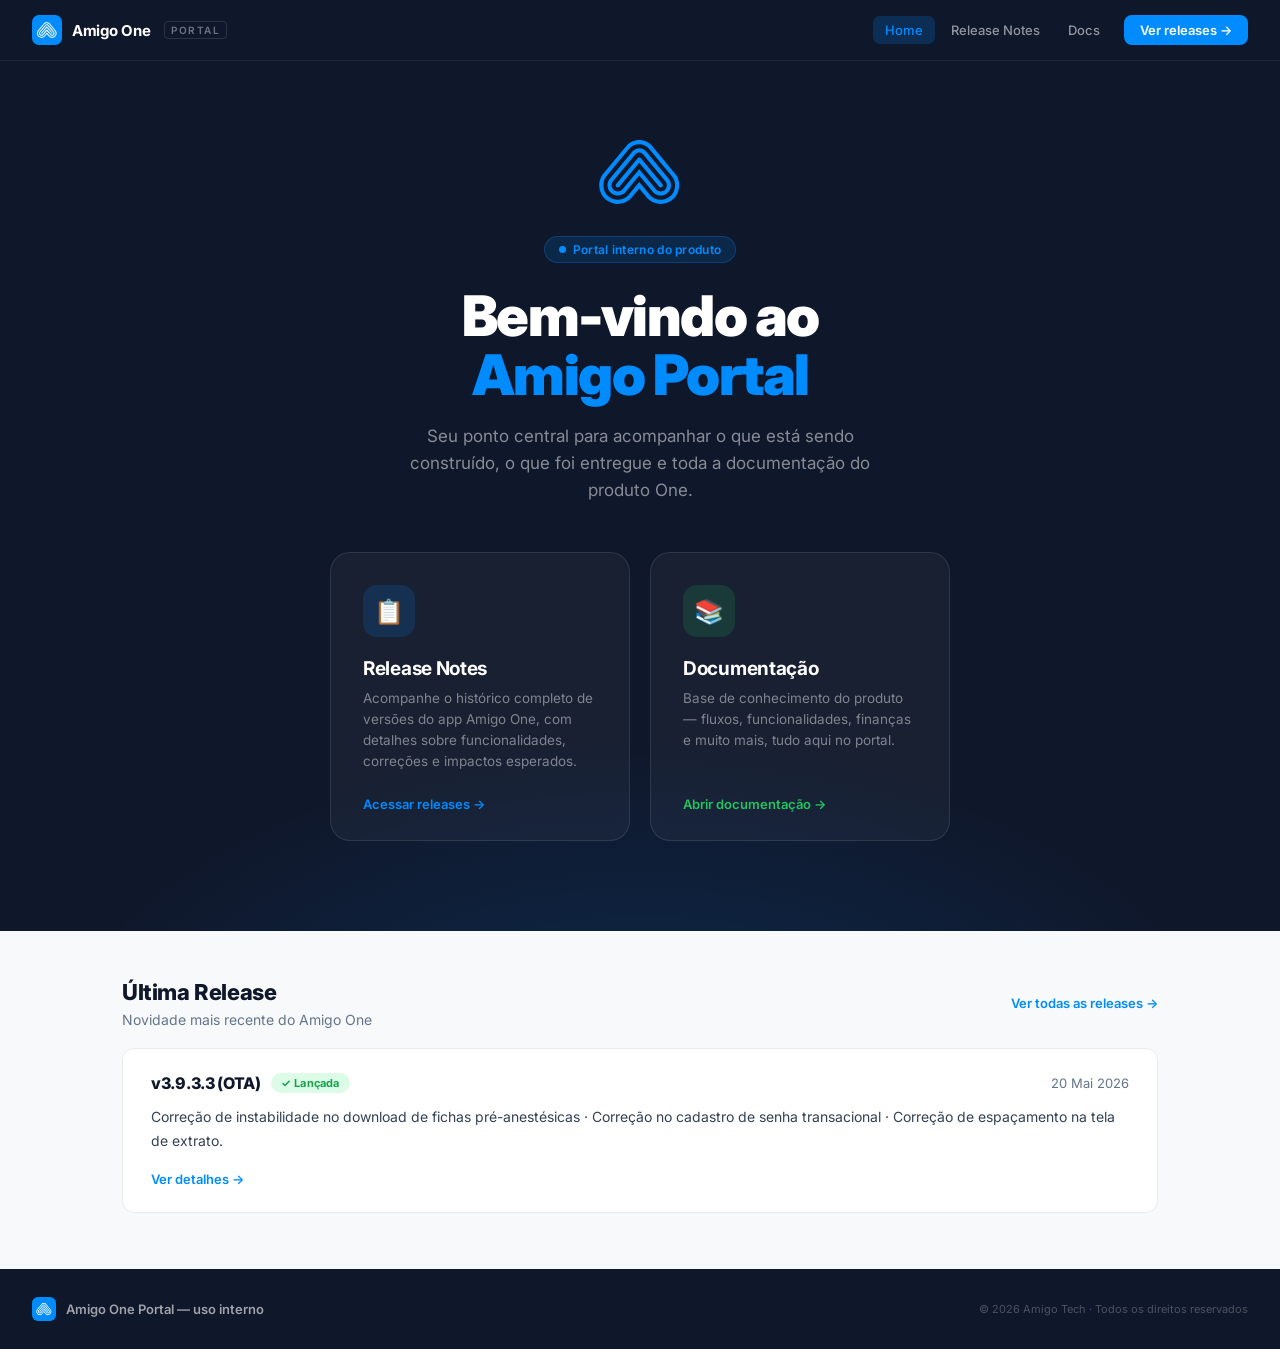
<file: amigo-portal-home.html>
<!DOCTYPE html>
<html lang="pt-BR">
<head>
<meta charset="UTF-8">
<meta name="viewport" content="width=device-width, initial-scale=1.0">
<title>Amigo One – Portal</title>
<link href="https://fonts.googleapis.com/css2?family=Inter:wght@400;500;600;700;800;900&display=swap" rel="stylesheet">
<style>
  :root {
    --brand:       #008CFF;
    --brand-dark:  #0070CC;
    --brand-50:    #E6F4FF;
    --brand-100:   #CCE9FF;
    --bg:          #F8F9FA;
    --surface:     #FFFFFF;
    --sidebar-bg:  #0F172A;
    --sidebar-2:   #1E293B;
    --border:      #E9ECEF;
    --text:        #0F172A;
    --text-2:      #334155;
    --text-3:      #64748B;
    --success:     #22C55E;
    --radius:      12px;
    --radius-sm:   8px;
    --radius-lg:   20px;
  }
  * { box-sizing: border-box; margin: 0; padding: 0; }
  html { scroll-behavior: smooth; }
  body {
    font-family: 'Inter', -apple-system, sans-serif;
    -webkit-font-smoothing: antialiased;
    background: var(--bg);
    color: var(--text);
    min-height: 100vh;
  }

  /* ── NAV ── */
  .nav {
    position: sticky; top: 0; z-index: 100;
    background: var(--sidebar-bg);
    display: flex; align-items: center; justify-content: space-between;
    padding: 0 32px;
    height: 60px;
    box-shadow: 0 1px 0 rgba(255,255,255,.06);
  }
  .nav-logo {
    display: flex; align-items: center; gap: 10px;
    text-decoration: none;
  }
  .logo-icon {
    width: 30px; height: 30px;
    background: var(--brand);
    border-radius: 7px;
    display: flex; align-items: center; justify-content: center;
    font-size: 15px; flex-shrink: 0;
  }
  .logo-name { font-size: 15px; font-weight: 700; color: #fff; letter-spacing: -.3px; }
  .logo-badge {
    font-size: 10px; font-weight: 600;
    color: rgba(255,255,255,.4);
    letter-spacing: 1.5px; text-transform: uppercase;
    border: 1px solid rgba(255,255,255,.12);
    border-radius: 4px; padding: 2px 6px;
    margin-left: 4px;
  }
  .nav-links {
    display: flex; gap: 4px; align-items: center;
  }
  .nav-link {
    color: rgba(255,255,255,.55);
    font-size: 13px; font-weight: 500;
    text-decoration: none;
    padding: 6px 12px;
    border-radius: 7px;
    transition: background .15s, color .15s;
  }
  .nav-link:hover { background: rgba(255,255,255,.08); color: #fff; }
  .nav-link.active { background: rgba(0,140,255,.2); color: var(--brand); }
  .nav-cta {
    background: var(--brand);
    color: #fff; font-size: 13px; font-weight: 600;
    text-decoration: none;
    padding: 7px 16px;
    border-radius: 8px;
    transition: background .15s;
    margin-left: 8px;
  }
  .nav-cta:hover { background: var(--brand-dark); }

  /* ── HERO ── */
  .hero {
    background: var(--sidebar-bg);
    padding: 80px 32px 90px;
    text-align: center;
    position: relative;
    overflow: hidden;
  }
  .hero::before {
    content: '';
    position: absolute; inset: 0;
    background: radial-gradient(ellipse 70% 60% at 50% 120%, rgba(0,140,255,.18) 0%, transparent 70%);
    pointer-events: none;
  }
  .hero-eyebrow {
    display: inline-flex; align-items: center; gap: 7px;
    background: rgba(0,140,255,.15);
    border: 1px solid rgba(0,140,255,.25);
    border-radius: 100px;
    padding: 5px 14px;
    font-size: 12px; font-weight: 600;
    color: var(--brand);
    margin-bottom: 24px;
    letter-spacing: .3px;
  }
  .hero-dot {
    width: 7px; height: 7px; border-radius: 50%;
    background: var(--brand);
    animation: blink 2s ease-in-out infinite;
  }
  @keyframes blink { 0%,100% { opacity: 1; } 50% { opacity: .35; } }
  .hero h1 {
    font-size: clamp(32px,5vw,56px);
    font-weight: 900;
    color: #fff;
    letter-spacing: -1.5px;
    line-height: 1.05;
    margin-bottom: 18px;
  }
  .hero h1 span { color: var(--brand); }
  .hero-sub {
    font-size: 17px; font-weight: 400;
    color: rgba(255,255,255,.5);
    max-width: 520px;
    margin: 0 auto 48px;
    line-height: 1.6;
  }

  /* ── ENTRY CARDS ── */
  .entry-cards {
    display: flex; gap: 20px;
    justify-content: center;
    flex-wrap: wrap;
    position: relative; z-index: 1;
  }
  .entry-card {
    background: rgba(255,255,255,.04);
    border: 1px solid rgba(255,255,255,.10);
    border-radius: var(--radius-lg);
    padding: 32px 32px 28px;
    width: 300px;
    text-align: left;
    text-decoration: none;
    color: inherit;
    cursor: pointer;
    transition: background .2s, border-color .2s, transform .2s, box-shadow .2s;
    display: flex; flex-direction: column;
    position: relative; overflow: hidden;
  }
  .entry-card::before {
    content: '';
    position: absolute; top: 0; left: 0; right: 0;
    height: 2px;
    background: var(--card-accent, var(--brand));
    opacity: 0;
    transition: opacity .2s;
  }
  .entry-card:hover {
    background: rgba(255,255,255,.08);
    border-color: rgba(255,255,255,.18);
    transform: translateY(-4px);
    box-shadow: 0 20px 50px -10px rgba(0,0,0,.4);
  }
  .entry-card:hover::before { opacity: 1; }
  .entry-icon {
    width: 52px; height: 52px;
    border-radius: 14px;
    display: flex; align-items: center; justify-content: center;
    font-size: 24px;
    margin-bottom: 20px;
    flex-shrink: 0;
  }
  .entry-card h2 {
    font-size: 19px; font-weight: 700;
    color: #fff; margin-bottom: 8px;
    letter-spacing: -.3px;
  }
  .entry-card p {
    font-size: 13.5px; color: rgba(255,255,255,.45);
    line-height: 1.55; flex: 1;
  }
  .entry-cta {
    display: inline-flex; align-items: center; gap: 6px;
    margin-top: 24px;
    font-size: 13px; font-weight: 600;
    color: var(--card-accent, var(--brand));
    transition: gap .15s;
  }
  .entry-card:hover .entry-cta { gap: 10px; }

  /* ── SECTION WRAPPER ── */
  .section { padding: 64px 32px; max-width: 1100px; margin: 0 auto; }
  .section-header { margin-bottom: 32px; }
  .section-title {
    font-size: 22px; font-weight: 800;
    color: var(--text); letter-spacing: -.4px;
    margin-bottom: 6px;
  }
  .section-desc { font-size: 14px; color: var(--text-3); }

  /* ── QUICK ACCESS ── */
  .quick-grid {
    display: grid;
    grid-template-columns: repeat(auto-fill, minmax(220px, 1fr));
    gap: 14px;
  }
  .quick-card {
    background: var(--surface);
    border: 1px solid var(--border);
    border-radius: var(--radius);
    padding: 18px 18px 16px;
    text-decoration: none;
    color: inherit;
    transition: border-color .15s, box-shadow .15s, transform .15s;
    display: flex; flex-direction: column;
    position: relative; overflow: hidden;
  }
  .quick-card::after {
    content: '';
    position: absolute;
    left: 0; top: 0; bottom: 0;
    width: 3px;
    background: var(--qc-color, var(--brand));
    border-radius: 3px 0 0 3px;
    opacity: 0;
    transition: opacity .15s;
  }
  .quick-card:hover {
    border-color: var(--qc-color, var(--brand));
    box-shadow: 0 4px 20px rgba(0,0,0,.06);
    transform: translateY(-2px);
  }
  .quick-card:hover::after { opacity: 1; }
  .qc-icon {
    font-size: 22px;
    margin-bottom: 10px;
    display: block;
  }
  .qc-name {
    font-size: 13.5px; font-weight: 700;
    color: var(--text); margin-bottom: 4px;
  }
  .qc-desc {
    font-size: 11.5px; color: var(--text-3);
    line-height: 1.5;
  }
  .qc-arrow {
    margin-top: auto; padding-top: 12px;
    font-size: 11px; font-weight: 600;
    color: var(--qc-color, var(--brand));
    display: flex; align-items: center; gap: 4px;
    opacity: 0;
    transform: translateX(-4px);
    transition: opacity .15s, transform .15s;
  }
  .quick-card:hover .qc-arrow { opacity: 1; transform: translateX(0); }

  /* ── RELEASE PREVIEW ── */
  .releases-strip {
    display: flex; gap: 12px; flex-wrap: wrap;
  }
  .release-chip {
    display: flex; align-items: center; gap: 8px;
    background: var(--surface);
    border: 1px solid var(--border);
    border-radius: 100px;
    padding: 7px 14px 7px 10px;
    text-decoration: none;
    color: inherit;
    font-size: 13px; font-weight: 500;
    transition: border-color .15s, box-shadow .15s;
  }
  .release-chip:hover {
    border-color: var(--brand);
    box-shadow: 0 2px 12px rgba(0,140,255,.12);
  }
  .chip-dot {
    width: 8px; height: 8px; border-radius: 50%;
    flex-shrink: 0;
  }
  .chip-dot.released { background: var(--success); }
  .chip-dot.upcoming { background: var(--brand); opacity: .5; }

  /* ── DIVIDER ── */
  .divider {
    height: 1px; background: var(--border);
    margin: 0 32px;
  }

  /* ── FOOTER ── */
  footer {
    background: var(--sidebar-bg);
    padding: 28px 32px;
    display: flex; align-items: center; justify-content: space-between;
    flex-wrap: wrap; gap: 12px;
  }
  .footer-left { display: flex; align-items: center; gap: 10px; }
  .footer-logo { width: 24px; height: 24px; background: var(--brand); border-radius: 6px; display: flex; align-items: center; justify-content: center; font-size: 12px; }
  .footer-name { font-size: 13px; font-weight: 600; color: rgba(255,255,255,.6); }
  .footer-right { font-size: 11px; color: rgba(255,255,255,.25); }

  /* ── ANIMATIONS ── */
  @keyframes fadeUp {
    from { opacity: 0; transform: translateY(20px); }
    to   { opacity: 1; transform: translateY(0); }
  }
  .anim { animation: fadeUp .55s ease both; }
  .anim-d1 { animation-delay: .05s; }
  .anim-d2 { animation-delay: .12s; }
  .anim-d3 { animation-delay: .20s; }
  .anim-d4 { animation-delay: .28s; }
</style>
</head>
<body>

<!-- NAV -->
<nav class="nav">
  <a class="nav-logo" href="index.html">
    <div class="logo-icon">
      <svg width="20" height="16" viewBox="0 0 51 40" fill="none" xmlns="http://www.w3.org/2000/svg">
        <path d="M26.0222 11.3661C25.9017 11.2228 25.7514 11.1076 25.5816 11.0286C25.4119 10.9496 25.227 10.9086 25.0398 10.9086C24.8526 10.9086 24.6676 10.9496 24.4979 11.0286C24.3282 11.1076 24.1778 11.2228 24.0574 11.3661L10.6332 27.5009C10.4135 27.7651 10.3068 28.1052 10.3363 28.4476C10.3659 28.7899 10.5292 29.1068 10.791 29.3295C10.9196 29.4386 11.0686 29.5211 11.2294 29.5722C11.3901 29.6234 11.5594 29.6421 11.7274 29.6275C11.8954 29.6128 12.0589 29.565 12.2084 29.4867C12.3578 29.4085 12.4902 29.3015 12.598 29.1717L25.0398 14.2202L37.4815 29.1717C37.6015 29.3157 37.7518 29.4314 37.9216 29.5107C38.0914 29.59 38.2765 29.631 38.4639 29.6307C38.7148 29.6347 38.9615 29.5654 39.1736 29.4314C39.3858 29.2974 39.5543 29.1045 39.6586 28.8763C39.7628 28.648 39.7982 28.3943 39.7606 28.1462C39.7229 27.8981 39.6137 27.6664 39.4463 27.4794L26.0222 11.3661ZM29.3639 7.21408C28.839 6.58149 28.1816 6.07185 27.4382 5.72118C26.6947 5.37052 25.8833 5.18737 25.0613 5.18467C24.2385 5.18726 23.4265 5.3711 22.6829 5.72309C21.9392 6.07508 21.2822 6.58658 20.7587 7.22124L6.88275 23.8652C5.77833 25.0738 5.16684 26.6525 5.16887 28.2897C5.17285 29.6406 5.60063 30.9562 6.39193 32.0511C7.18323 33.146 8.29816 33.965 9.57959 34.3927C10.861 34.8203 12.2444 34.8351 13.5346 34.4349C14.8249 34.0348 15.9571 33.2398 16.7716 32.162L25.0254 22.2517L33.2004 32.0688C33.9989 33.1762 35.1281 34.0018 36.4254 34.427C37.7228 34.8521 39.1216 34.8549 40.4207 34.4349C41.7197 34.0149 42.8522 33.1938 43.6551 32.0896C44.458 30.9854 44.8901 29.655 44.8892 28.2897C44.8928 26.8716 44.4319 25.4913 43.5769 24.36C43.5338 24.2668 29.3639 7.21408 29.3639 7.21408ZM41.1889 31.0577C40.8309 31.4192 40.4048 31.706 39.9352 31.9018C39.4656 32.0976 38.9619 32.1985 38.4532 32.1985C37.9444 32.1985 37.4407 32.0976 36.9712 31.9018C36.5016 31.706 36.0755 31.4192 35.7174 31.0577L25.0398 18.2072C25.0398 18.2072 14.4123 30.9932 14.3478 31.0577C13.9903 31.4189 13.5649 31.7057 13.0959 31.9014C12.6269 32.0971 12.1238 32.1978 11.6156 32.1978C11.1074 32.1978 10.6043 32.0971 10.1354 31.9014C9.66639 31.7057 9.24088 31.4189 8.88345 31.0577C8.22862 30.3923 7.83108 29.5162 7.76149 28.5852C7.6919 27.6543 7.95479 26.7288 8.50341 25.9735V25.9304L22.659 8.8921C22.9479 8.5331 23.3161 8.24591 23.7347 8.05308C24.1361 7.87304 24.5712 7.78017 25.0111 7.78058C25.4618 7.77736 25.9075 7.87484 26.3156 8.0659C26.7238 8.25696 27.0842 8.53678 27.3704 8.88492L41.2248 25.6006C41.923 26.3414 42.3064 27.3243 42.2943 28.3422C42.2823 29.3601 41.8757 30.3336 41.1602 31.0577H41.1889ZM48.1233 21.886C48.0803 21.7784 33.2506 3.87238 33.2506 3.87238C32.2258 2.63192 30.9339 1.63909 29.4715 0.968107C28.075 0.33332 26.5594 0.00329513 25.0254 1.43252e-05C24.2635 -0.00124499 23.5037 0.0805281 22.7594 0.243848C22.0199 0.409348 21.299 0.649618 20.6081 0.96095C19.1464 1.63633 17.8549 2.63127 16.829 3.87238L3.29724 20.1147C1.70476 21.7619 0.629465 23.8394 0.204037 26.0907C-0.221391 28.3419 0.0216566 30.6685 0.903238 32.7833C1.78482 34.898 3.26632 36.7083 5.16488 37.9907C7.06345 39.2732 9.29599 39.9717 11.5869 40C13.1053 40.0035 14.6095 39.7076 16.0135 39.1293C17.4175 38.551 18.6936 37.7015 19.7691 36.6296C19.9196 36.5005 25.0111 30.3191 25.0111 30.3191C25.0111 30.3191 30.2173 36.5794 30.2962 36.6368C31.3645 37.7058 32.6334 38.5532 34.0302 39.1304C35.4269 39.7075 36.924 40.003 38.4353 40C39.9646 39.9915 41.4773 39.6819 42.887 39.0888C44.2967 38.4958 45.5758 37.6308 46.6512 36.5434C47.7266 35.456 48.5773 34.1674 49.1547 32.7513C49.7321 31.3351 50.025 29.8191 50.0165 28.2897C50.0519 26.0133 49.3942 23.7798 48.1305 21.886H48.1233ZM46.7393 31.8393C46.5164 32.3808 46.2376 32.8976 45.9074 33.3811C45.2663 34.3569 44.4375 35.1954 43.4693 35.848C42.9899 36.1786 42.4781 36.4597 41.9419 36.687C40.8321 37.1602 39.6381 37.4041 38.4317 37.4041C37.2252 37.4041 36.0312 37.1602 34.9214 36.687C34.3852 36.4597 33.8734 36.1786 33.394 35.848C32.9123 35.5214 32.4632 35.1492 32.053 34.7365L30.3392 32.6855L25.0183 26.2746L18.0265 34.6719L17.9692 34.7365C17.5615 35.1491 17.1147 35.5214 16.6353 35.848C16.1544 36.1803 15.6401 36.4615 15.1008 36.687C13.9922 37.16 12.7994 37.4038 11.5941 37.4038C10.3889 37.4038 9.19604 37.16 8.08748 36.687C7.54811 36.4615 7.03378 36.1803 6.55287 35.848C6.07483 35.5195 5.62832 35.1474 5.21907 34.7365C4.80838 34.3211 4.43858 33.8672 4.11475 33.3811C3.78998 32.8943 3.51146 32.3781 3.28288 31.8393C2.34852 29.5676 2.34852 27.019 3.28288 24.7472C3.51143 24.2062 3.78994 23.6876 4.11475 23.1983L4.27249 22.9688L4.37289 22.8613L18.758 5.54322C19.534 4.59696 20.5148 3.83929 21.6264 3.32738C22.6907 2.85023 23.8447 2.60575 25.0111 2.61028C26.2073 2.60995 27.3888 2.87398 28.471 3.38349C29.5533 3.893 30.5095 4.63539 31.2714 5.55756L40.5937 16.8089L44.8103 21.886L45.7784 23.0548L45.8788 23.2055C46.209 23.6915 46.4878 24.2106 46.7106 24.7544C47.179 25.8779 47.4203 27.0832 47.4203 28.3004C47.4203 29.5177 47.179 30.723 46.7106 31.8465" fill="white"/>
      </svg>
    </div>
    <span class="logo-name">Amigo One</span>
    <span class="logo-badge">Portal</span>
  </a>
  <div class="nav-links">
    <a class="nav-link active" href="index.html">Home</a>
    <a class="nav-link" href="amigo-release-portal.html">Release Notes</a>
    <a class="nav-link" href="amigo-portal-docs.html">Docs</a>
    <a class="nav-cta" href="amigo-release-portal.html">Ver releases →</a>
  </div>
</nav>

<!-- HERO -->
<section class="hero">
  <!-- Logo marca no hero -->
  <div class="anim anim-d1" style="margin-bottom:28px;">
    <svg width="82" height="64" viewBox="0 0 51 40" fill="none" xmlns="http://www.w3.org/2000/svg">
      <path d="M26.0222 11.3661C25.9017 11.2228 25.7514 11.1076 25.5816 11.0286C25.4119 10.9496 25.227 10.9086 25.0398 10.9086C24.8526 10.9086 24.6676 10.9496 24.4979 11.0286C24.3282 11.1076 24.1778 11.2228 24.0574 11.3661L10.6332 27.5009C10.4135 27.7651 10.3068 28.1052 10.3363 28.4476C10.3659 28.7899 10.5292 29.1068 10.791 29.3295C10.9196 29.4386 11.0686 29.5211 11.2294 29.5722C11.3901 29.6234 11.5594 29.6421 11.7274 29.6275C11.8954 29.6128 12.0589 29.565 12.2084 29.4867C12.3578 29.4085 12.4902 29.3015 12.598 29.1717L25.0398 14.2202L37.4815 29.1717C37.6015 29.3157 37.7518 29.4314 37.9216 29.5107C38.0914 29.59 38.2765 29.631 38.4639 29.6307C38.7148 29.6347 38.9615 29.5654 39.1736 29.4314C39.3858 29.2974 39.5543 29.1045 39.6586 28.8763C39.7628 28.648 39.7982 28.3943 39.7606 28.1462C39.7229 27.8981 39.6137 27.6664 39.4463 27.4794L26.0222 11.3661ZM29.3639 7.21408C28.839 6.58149 28.1816 6.07185 27.4382 5.72118C26.6947 5.37052 25.8833 5.18737 25.0613 5.18467C24.2385 5.18726 23.4265 5.3711 22.6829 5.72309C21.9392 6.07508 21.2822 6.58658 20.7587 7.22124L6.88275 23.8652C5.77833 25.0738 5.16684 26.6525 5.16887 28.2897C5.17285 29.6406 5.60063 30.9562 6.39193 32.0511C7.18323 33.146 8.29816 33.965 9.57959 34.3927C10.861 34.8203 12.2444 34.8351 13.5346 34.4349C14.8249 34.0348 15.9571 33.2398 16.7716 32.162L25.0254 22.2517L33.2004 32.0688C33.9989 33.1762 35.1281 34.0018 36.4254 34.427C37.7228 34.8521 39.1216 34.8549 40.4207 34.4349C41.7197 34.0149 42.8522 33.1938 43.6551 32.0896C44.458 30.9854 44.8901 29.655 44.8892 28.2897C44.8928 26.8716 44.4319 25.4913 43.5769 24.36C43.5338 24.2668 29.3639 7.21408 29.3639 7.21408ZM41.1889 31.0577C40.8309 31.4192 40.4048 31.706 39.9352 31.9018C39.4656 32.0976 38.9619 32.1985 38.4532 32.1985C37.9444 32.1985 37.4407 32.0976 36.9712 31.9018C36.5016 31.706 36.0755 31.4192 35.7174 31.0577L25.0398 18.2072C25.0398 18.2072 14.4123 30.9932 14.3478 31.0577C13.9903 31.4189 13.5649 31.7057 13.0959 31.9014C12.6269 32.0971 12.1238 32.1978 11.6156 32.1978C11.1074 32.1978 10.6043 32.0971 10.1354 31.9014C9.66639 31.7057 9.24088 31.4189 8.88345 31.0577C8.22862 30.3923 7.83108 29.5162 7.76149 28.5852C7.6919 27.6543 7.95479 26.7288 8.50341 25.9735V25.9304L22.659 8.8921C22.9479 8.5331 23.3161 8.24591 23.7347 8.05308C24.1361 7.87304 24.5712 7.78017 25.0111 7.78058C25.4618 7.77736 25.9075 7.87484 26.3156 8.0659C26.7238 8.25696 27.0842 8.53678 27.3704 8.88492L41.2248 25.6006C41.923 26.3414 42.3064 27.3243 42.2943 28.3422C42.2823 29.3601 41.8757 30.3336 41.1602 31.0577H41.1889ZM48.1233 21.886C48.0803 21.7784 33.2506 3.87238 33.2506 3.87238C32.2258 2.63192 30.9339 1.63909 29.4715 0.968107C28.075 0.33332 26.5594 0.00329513 25.0254 1.43252e-05C24.2635 -0.00124499 23.5037 0.0805281 22.7594 0.243848C22.0199 0.409348 21.299 0.649618 20.6081 0.96095C19.1464 1.63633 17.8549 2.63127 16.829 3.87238L3.29724 20.1147C1.70476 21.7619 0.629465 23.8394 0.204037 26.0907C-0.221391 28.3419 0.0216566 30.6685 0.903238 32.7833C1.78482 34.898 3.26632 36.7083 5.16488 37.9907C7.06345 39.2732 9.29599 39.9717 11.5869 40C13.1053 40.0035 14.6095 39.7076 16.0135 39.1293C17.4175 38.551 18.6936 37.7015 19.7691 36.6296C19.9196 36.5005 25.0111 30.3191 25.0111 30.3191C25.0111 30.3191 30.2173 36.5794 30.2962 36.6368C31.3645 37.7058 32.6334 38.5532 34.0302 39.1304C35.4269 39.7075 36.924 40.003 38.4353 40C39.9646 39.9915 41.4773 39.6819 42.887 39.0888C44.2967 38.4958 45.5758 37.6308 46.6512 36.5434C47.7266 35.456 48.5773 34.1674 49.1547 32.7513C49.7321 31.3351 50.025 29.8191 50.0165 28.2897C50.0519 26.0133 49.3942 23.7798 48.1305 21.886H48.1233ZM46.7393 31.8393C46.5164 32.3808 46.2376 32.8976 45.9074 33.3811C45.2663 34.3569 44.4375 35.1954 43.4693 35.848C42.9899 36.1786 42.4781 36.4597 41.9419 36.687C40.8321 37.1602 39.6381 37.4041 38.4317 37.4041C37.2252 37.4041 36.0312 37.1602 34.9214 36.687C34.3852 36.4597 33.8734 36.1786 33.394 35.848C32.9123 35.5214 32.4632 35.1492 32.053 34.7365L30.3392 32.6855L25.0183 26.2746L18.0265 34.6719L17.9692 34.7365C17.5615 35.1491 17.1147 35.5214 16.6353 35.848C16.1544 36.1803 15.6401 36.4615 15.1008 36.687C13.9922 37.16 12.7994 37.4038 11.5941 37.4038C10.3889 37.4038 9.19604 37.16 8.08748 36.687C7.54811 36.4615 7.03378 36.1803 6.55287 35.848C6.07483 35.5195 5.62832 35.1474 5.21907 34.7365C4.80838 34.3211 4.43858 33.8672 4.11475 33.3811C3.78998 32.8943 3.51146 32.3781 3.28288 31.8393C2.34852 29.5676 2.34852 27.019 3.28288 24.7472C3.51143 24.2062 3.78994 23.6876 4.11475 23.1983L4.27249 22.9688L4.37289 22.8613L18.758 5.54322C19.534 4.59696 20.5148 3.83929 21.6264 3.32738C22.6907 2.85023 23.8447 2.60575 25.0111 2.61028C26.2073 2.60995 27.3888 2.87398 28.471 3.38349C29.5533 3.893 30.5095 4.63539 31.2714 5.55756L40.5937 16.8089L44.8103 21.886L45.7784 23.0548L45.8788 23.2055C46.209 23.6915 46.4878 24.2106 46.7106 24.7544C47.179 25.8779 47.4203 27.0832 47.4203 28.3004C47.4203 29.5177 47.179 30.723 46.7106 31.8465" fill="#008CFF"/>
    </svg>
  </div>
  <div class="hero-eyebrow anim anim-d2">
    <span class="hero-dot"></span>
    Portal interno do produto
  </div>
  <h1 class="anim anim-d3">Bem-vindo ao<br><span>Amigo Portal</span></h1>
  <p class="hero-sub anim anim-d4">Seu ponto central para acompanhar o que está sendo construído, o que foi entregue e toda a documentação do produto One.</p>

  <div class="entry-cards anim" style="animation-delay:.34s;">
    <!-- Release Notes -->
    <a class="entry-card" href="amigo-release-portal.html" style="--card-accent: #008CFF;">
      <div class="entry-icon" style="background: rgba(0,140,255,.15);">📋</div>
      <h2>Release Notes</h2>
      <p>Acompanhe o histórico completo de versões do app Amigo One, com detalhes sobre funcionalidades, correções e impactos esperados.</p>
      <span class="entry-cta">Acessar releases →</span>
    </a>

    <!-- Documentação -->
    <a class="entry-card" href="amigo-portal-docs.html" style="--card-accent: #22C55E;">
      <div class="entry-icon" style="background: rgba(34,197,94,.15);">📚</div>
      <h2>Documentação</h2>
      <p>Base de conhecimento do produto — fluxos, funcionalidades, finanças e muito mais, tudo aqui no portal.</p>
      <span class="entry-cta" style="color: #22C55E;">Abrir documentação →</span>
    </a>

  </div>
</section>

<!-- DOCUMENTATION COLLECTIONS — oculto até ser configurado -->
<div class="section" id="docs-section" style="display:none;">
  <div class="section-header" style="display:flex; align-items:flex-start; justify-content:space-between; flex-wrap:wrap; gap:12px;">
    <div>
      <div class="section-title">Documentação do Amigo One</div>
      <div class="section-desc">Bases de conhecimento do produto no Outline. Clique para acessar cada área.</div>
    </div>
    <a href="https://outline.amigo.zone" target="_blank" style="font-size:13px; font-weight:600; color:var(--brand); text-decoration:none; white-space:nowrap;">Ver tudo no Outline →</a>
  </div>
  <div class="quick-grid">

    <a class="quick-card" href="https://outline.amigo.zone/collection/amigo-flow-6pYgr6Tw3U" target="_blank" style="--qc-color: #42DED1;">
      <span class="qc-icon">🌊</span>
      <div class="qc-name">Amigo Flow</div>
      <div class="qc-desc">Fluxos, processos e jornadas do produto Amigo One.</div>
      <div class="qc-arrow">Ver coleção →</div>
    </a>

    <a class="quick-card" href="https://outline.amigo.zone/collection/pay-hlLBnhPVjo" target="_blank" style="--qc-color: #00D084;">
      <span class="qc-icon">💳</span>
      <div class="qc-name">Pay</div>
      <div class="qc-desc">Conta Bancária, Maquininha, Link de Pagamento e Dock.</div>
      <div class="qc-arrow">Ver coleção →</div>
    </a>

    <a class="quick-card" href="https://outline.amigo.zone/collection/product-design-Q9ExkyiDzY" target="_blank" style="--qc-color: #0366D6;">
      <span class="qc-icon">✨</span>
      <div class="qc-name">Product Design</div>
      <div class="qc-desc">Design system, padrões visuais e guias do produto.</div>
      <div class="qc-arrow">Ver coleção →</div>
    </a>

    <a class="quick-card" href="https://outline.amigo.zone/collection/suporte-Ml40fjm3kA" target="_blank" style="--qc-color: #334155;">
      <span class="qc-icon">🛟</span>
      <div class="qc-name">Suporte</div>
      <div class="qc-desc">Guias e referências do time de suporte ao Amigo One.</div>
      <div class="qc-arrow">Ver coleção →</div>
    </a>

    <a class="quick-card" href="https://outline.amigo.zone/collection/conexao-amigo-w39c3p8Alh" target="_blank" style="--qc-color: #0366D6;">
      <span class="qc-icon">📡</span>
      <div class="qc-name">Conexão Amigo</div>
      <div class="qc-desc">Integrações e conexões externas do ecossistema Amigo One.</div>
      <div class="qc-arrow">Ver coleção →</div>
    </a>

    <a class="quick-card" href="https://outline.amigo.zone/collection/tech-fstvMWuteP" target="_blank" style="--qc-color: #008CFF;">
      <span class="qc-icon">💻</span>
      <div class="qc-name">Tech</div>
      <div class="qc-desc">App Amigo One, QA, deploys e referências técnicas do Team One.</div>
      <div class="qc-arrow">Ver coleção →</div>
    </a>

  </div>
</div>

<!-- divider oculto junto com docs section -->

<!-- LATEST RELEASE -->
<div class="section" style="padding-top: 48px; padding-bottom: 56px;">
  <div class="section-header" style="display:flex; align-items:center; justify-content:space-between; margin-bottom: 20px;">
    <div>
      <div class="section-title">Última Release</div>
      <div class="section-desc">Novidade mais recente do Amigo One</div>
    </div>
    <a href="amigo-release-portal.html" style="font-size:13px; font-weight:600; color:var(--brand); text-decoration:none;">Ver todas as releases →</a>
  </div>
  <a href="amigo-release-portal.html" style="display:block; background:var(--surface); border:1px solid var(--border); border-radius:var(--radius); padding:24px 28px; text-decoration:none; color:inherit; transition:box-shadow .2s, border-color .2s;" onmouseover="this.style.boxShadow='0 4px 20px rgba(0,140,255,.1)';this.style.borderColor='var(--brand)'" onmouseout="this.style.boxShadow='';this.style.borderColor='var(--border)'">
    <div style="display:flex; align-items:center; gap:10px; margin-bottom:12px; flex-wrap:wrap;">
      <span style="font-size:16px; font-weight:800; color:var(--text); letter-spacing:-.3px;">v3.9.3.3 (OTA)</span>
      <span style="font-size:11px; font-weight:700; padding:3px 10px; border-radius:20px; background:#dcfce7; color:#16a34a; letter-spacing:.2px;">✓ Lançada</span>
      <span style="font-size:13px; color:var(--text-3); margin-left:auto;">20 Mai 2026</span>
    </div>
    <p style="font-size:14px; color:var(--text-2); line-height:1.7; margin-bottom:16px;">
      Correção de instabilidade no download de fichas pré-anestésicas · Correção no cadastro de senha transacional · Correção de espaçamento na tela de extrato.
    </p>
    <span style="font-size:13px; font-weight:600; color:var(--brand);">Ver detalhes →</span>
  </a>
</div>

<!-- FOOTER -->
<footer>
  <div class="footer-left">
    <div class="footer-logo">
      <svg width="16" height="12" viewBox="0 0 51 40" fill="none" xmlns="http://www.w3.org/2000/svg">
        <path d="M26.0222 11.3661C25.9017 11.2228 25.7514 11.1076 25.5816 11.0286C25.4119 10.9496 25.227 10.9086 25.0398 10.9086C24.8526 10.9086 24.6676 10.9496 24.4979 11.0286C24.3282 11.1076 24.1778 11.2228 24.0574 11.3661L10.6332 27.5009C10.4135 27.7651 10.3068 28.1052 10.3363 28.4476C10.3659 28.7899 10.5292 29.1068 10.791 29.3295C10.9196 29.4386 11.0686 29.5211 11.2294 29.5722C11.3901 29.6234 11.5594 29.6421 11.7274 29.6275C11.8954 29.6128 12.0589 29.565 12.2084 29.4867C12.3578 29.4085 12.4902 29.3015 12.598 29.1717L25.0398 14.2202L37.4815 29.1717C37.6015 29.3157 37.7518 29.4314 37.9216 29.5107C38.0914 29.59 38.2765 29.631 38.4639 29.6307C38.7148 29.6347 38.9615 29.5654 39.1736 29.4314C39.3858 29.2974 39.5543 29.1045 39.6586 28.8763C39.7628 28.648 39.7982 28.3943 39.7606 28.1462C39.7229 27.8981 39.6137 27.6664 39.4463 27.4794L26.0222 11.3661ZM29.3639 7.21408C28.839 6.58149 28.1816 6.07185 27.4382 5.72118C26.6947 5.37052 25.8833 5.18737 25.0613 5.18467C24.2385 5.18726 23.4265 5.3711 22.6829 5.72309C21.9392 6.07508 21.2822 6.58658 20.7587 7.22124L6.88275 23.8652C5.77833 25.0738 5.16684 26.6525 5.16887 28.2897C5.17285 29.6406 5.60063 30.9562 6.39193 32.0511C7.18323 33.146 8.29816 33.965 9.57959 34.3927C10.861 34.8203 12.2444 34.8351 13.5346 34.4349C14.8249 34.0348 15.9571 33.2398 16.7716 32.162L25.0254 22.2517L33.2004 32.0688C33.9989 33.1762 35.1281 34.0018 36.4254 34.427C37.7228 34.8521 39.1216 34.8549 40.4207 34.4349C41.7197 34.0149 42.8522 33.1938 43.6551 32.0896C44.458 30.9854 44.8901 29.655 44.8892 28.2897C44.8928 26.8716 44.4319 25.4913 43.5769 24.36C43.5338 24.2668 29.3639 7.21408 29.3639 7.21408ZM41.1889 31.0577C40.8309 31.4192 40.4048 31.706 39.9352 31.9018C39.4656 32.0976 38.9619 32.1985 38.4532 32.1985C37.9444 32.1985 37.4407 32.0976 36.9712 31.9018C36.5016 31.706 36.0755 31.4192 35.7174 31.0577L25.0398 18.2072C25.0398 18.2072 14.4123 30.9932 14.3478 31.0577C13.9903 31.4189 13.5649 31.7057 13.0959 31.9014C12.6269 32.0971 12.1238 32.1978 11.6156 32.1978C11.1074 32.1978 10.6043 32.0971 10.1354 31.9014C9.66639 31.7057 9.24088 31.4189 8.88345 31.0577C8.22862 30.3923 7.83108 29.5162 7.76149 28.5852C7.6919 27.6543 7.95479 26.7288 8.50341 25.9735V25.9304L22.659 8.8921C22.9479 8.5331 23.3161 8.24591 23.7347 8.05308C24.1361 7.87304 24.5712 7.78017 25.0111 7.78058C25.4618 7.77736 25.9075 7.87484 26.3156 8.0659C26.7238 8.25696 27.0842 8.53678 27.3704 8.88492L41.2248 25.6006C41.923 26.3414 42.3064 27.3243 42.2943 28.3422C42.2823 29.3601 41.8757 30.3336 41.1602 31.0577H41.1889ZM48.1233 21.886C48.0803 21.7784 33.2506 3.87238 33.2506 3.87238C32.2258 2.63192 30.9339 1.63909 29.4715 0.968107C28.075 0.33332 26.5594 0.00329513 25.0254 1.43252e-05C24.2635 -0.00124499 23.5037 0.0805281 22.7594 0.243848C22.0199 0.409348 21.299 0.649618 20.6081 0.96095C19.1464 1.63633 17.8549 2.63127 16.829 3.87238L3.29724 20.1147C1.70476 21.7619 0.629465 23.8394 0.204037 26.0907C-0.221391 28.3419 0.0216566 30.6685 0.903238 32.7833C1.78482 34.898 3.26632 36.7083 5.16488 37.9907C7.06345 39.2732 9.29599 39.9717 11.5869 40C13.1053 40.0035 14.6095 39.7076 16.0135 39.1293C17.4175 38.551 18.6936 37.7015 19.7691 36.6296C19.9196 36.5005 25.0111 30.3191 25.0111 30.3191C25.0111 30.3191 30.2173 36.5794 30.2962 36.6368C31.3645 37.7058 32.6334 38.5532 34.0302 39.1304C35.4269 39.7075 36.924 40.003 38.4353 40C39.9646 39.9915 41.4773 39.6819 42.887 39.0888C44.2967 38.4958 45.5758 37.6308 46.6512 36.5434C47.7266 35.456 48.5773 34.1674 49.1547 32.7513C49.7321 31.3351 50.025 29.8191 50.0165 28.2897C50.0519 26.0133 49.3942 23.7798 48.1305 21.886H48.1233ZM46.7393 31.8393C46.5164 32.3808 46.2376 32.8976 45.9074 33.3811C45.2663 34.3569 44.4375 35.1954 43.4693 35.848C42.9899 36.1786 42.4781 36.4597 41.9419 36.687C40.8321 37.1602 39.6381 37.4041 38.4317 37.4041C37.2252 37.4041 36.0312 37.1602 34.9214 36.687C34.3852 36.4597 33.8734 36.1786 33.394 35.848C32.9123 35.5214 32.4632 35.1492 32.053 34.7365L30.3392 32.6855L25.0183 26.2746L18.0265 34.6719L17.9692 34.7365C17.5615 35.1491 17.1147 35.5214 16.6353 35.848C16.1544 36.1803 15.6401 36.4615 15.1008 36.687C13.9922 37.16 12.7994 37.4038 11.5941 37.4038C10.3889 37.4038 9.19604 37.16 8.08748 36.687C7.54811 36.4615 7.03378 36.1803 6.55287 35.848C6.07483 35.5195 5.62832 35.1474 5.21907 34.7365C4.80838 34.3211 4.43858 33.8672 4.11475 33.3811C3.78998 32.8943 3.51146 32.3781 3.28288 31.8393C2.34852 29.5676 2.34852 27.019 3.28288 24.7472C3.51143 24.2062 3.78994 23.6876 4.11475 23.1983L4.27249 22.9688L4.37289 22.8613L18.758 5.54322C19.534 4.59696 20.5148 3.83929 21.6264 3.32738C22.6907 2.85023 23.8447 2.60575 25.0111 2.61028C26.2073 2.60995 27.3888 2.87398 28.471 3.38349C29.5533 3.893 30.5095 4.63539 31.2714 5.55756L40.5937 16.8089L44.8103 21.886L45.7784 23.0548L45.8788 23.2055C46.209 23.6915 46.4878 24.2106 46.7106 24.7544C47.179 25.8779 47.4203 27.0832 47.4203 28.3004C47.4203 29.5177 47.179 30.723 46.7106 31.8465" fill="white"/>
      </svg>
    </div>
    <span class="footer-name">Amigo One Portal — uso interno</span>
  </div>
  <div class="footer-right">© 2026 Amigo Tech · Todos os direitos reservados</div>
</footer>

</body>
</html>
</file>
